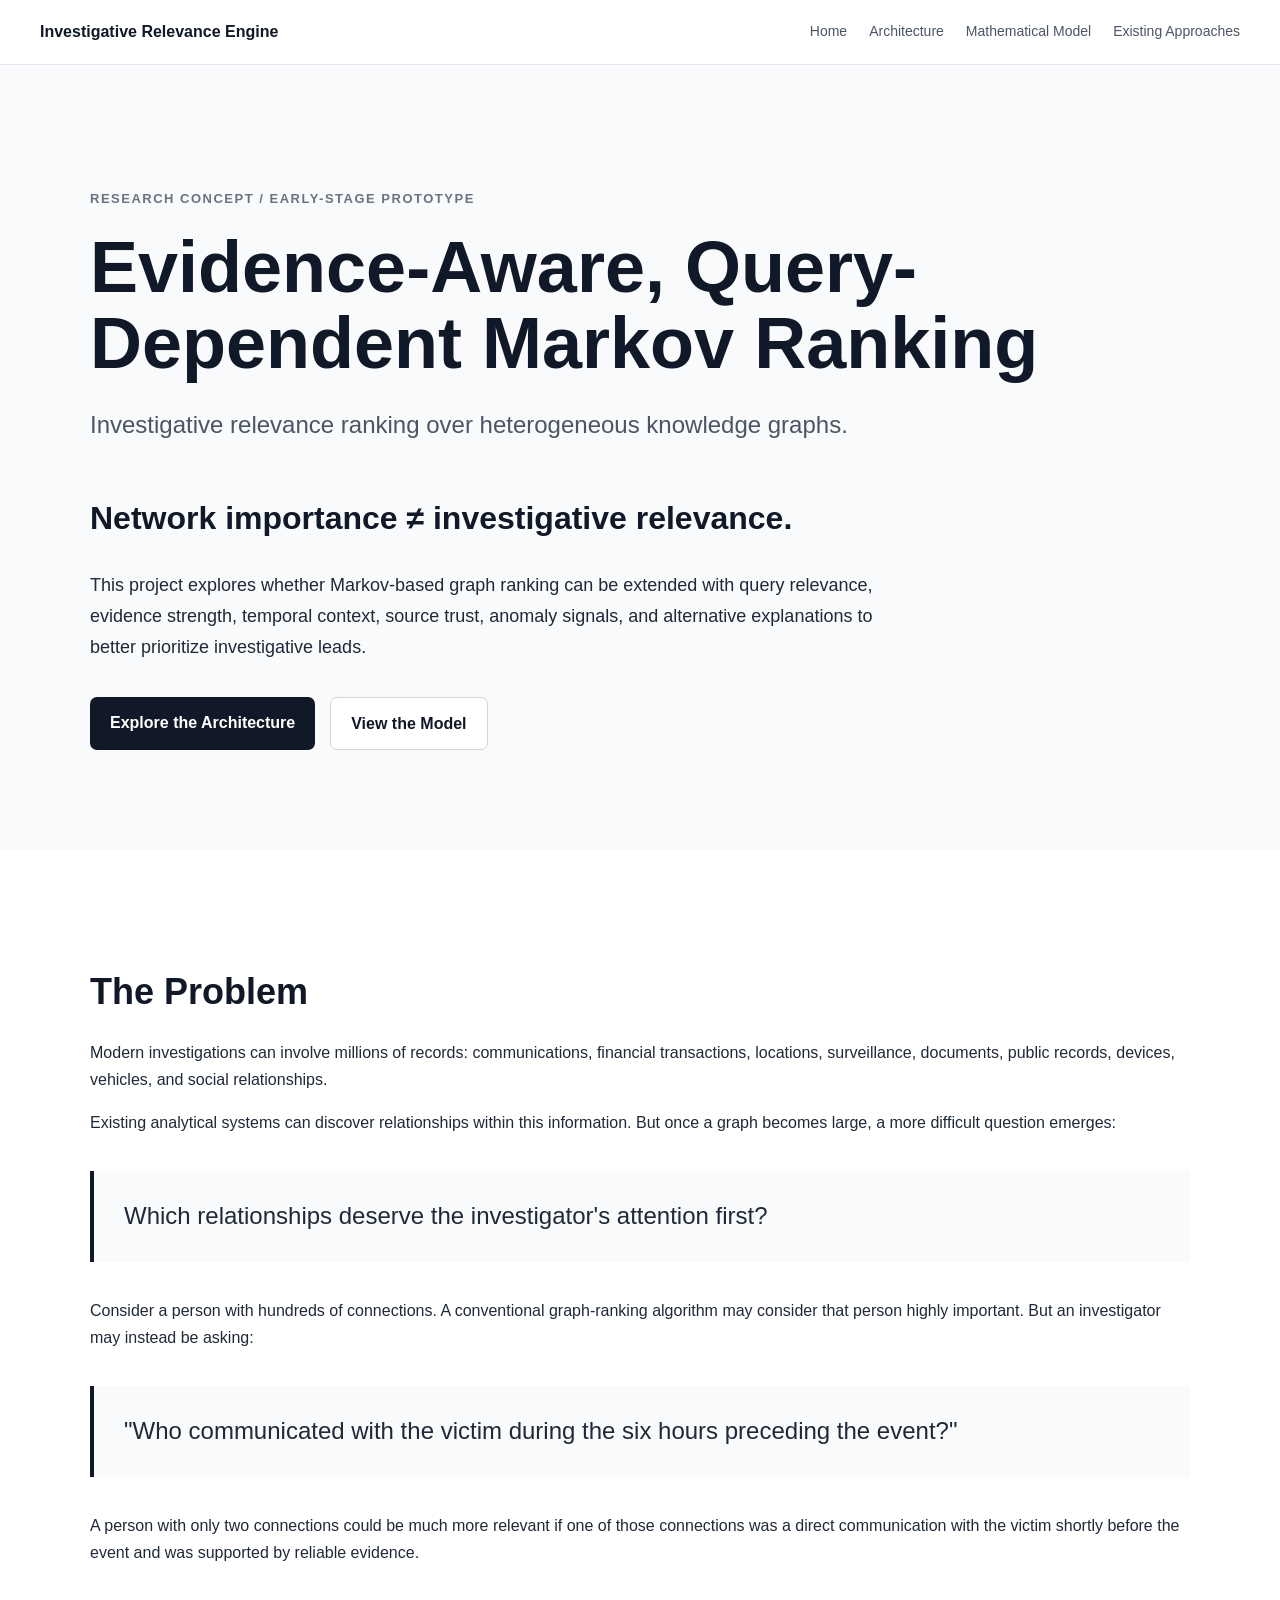
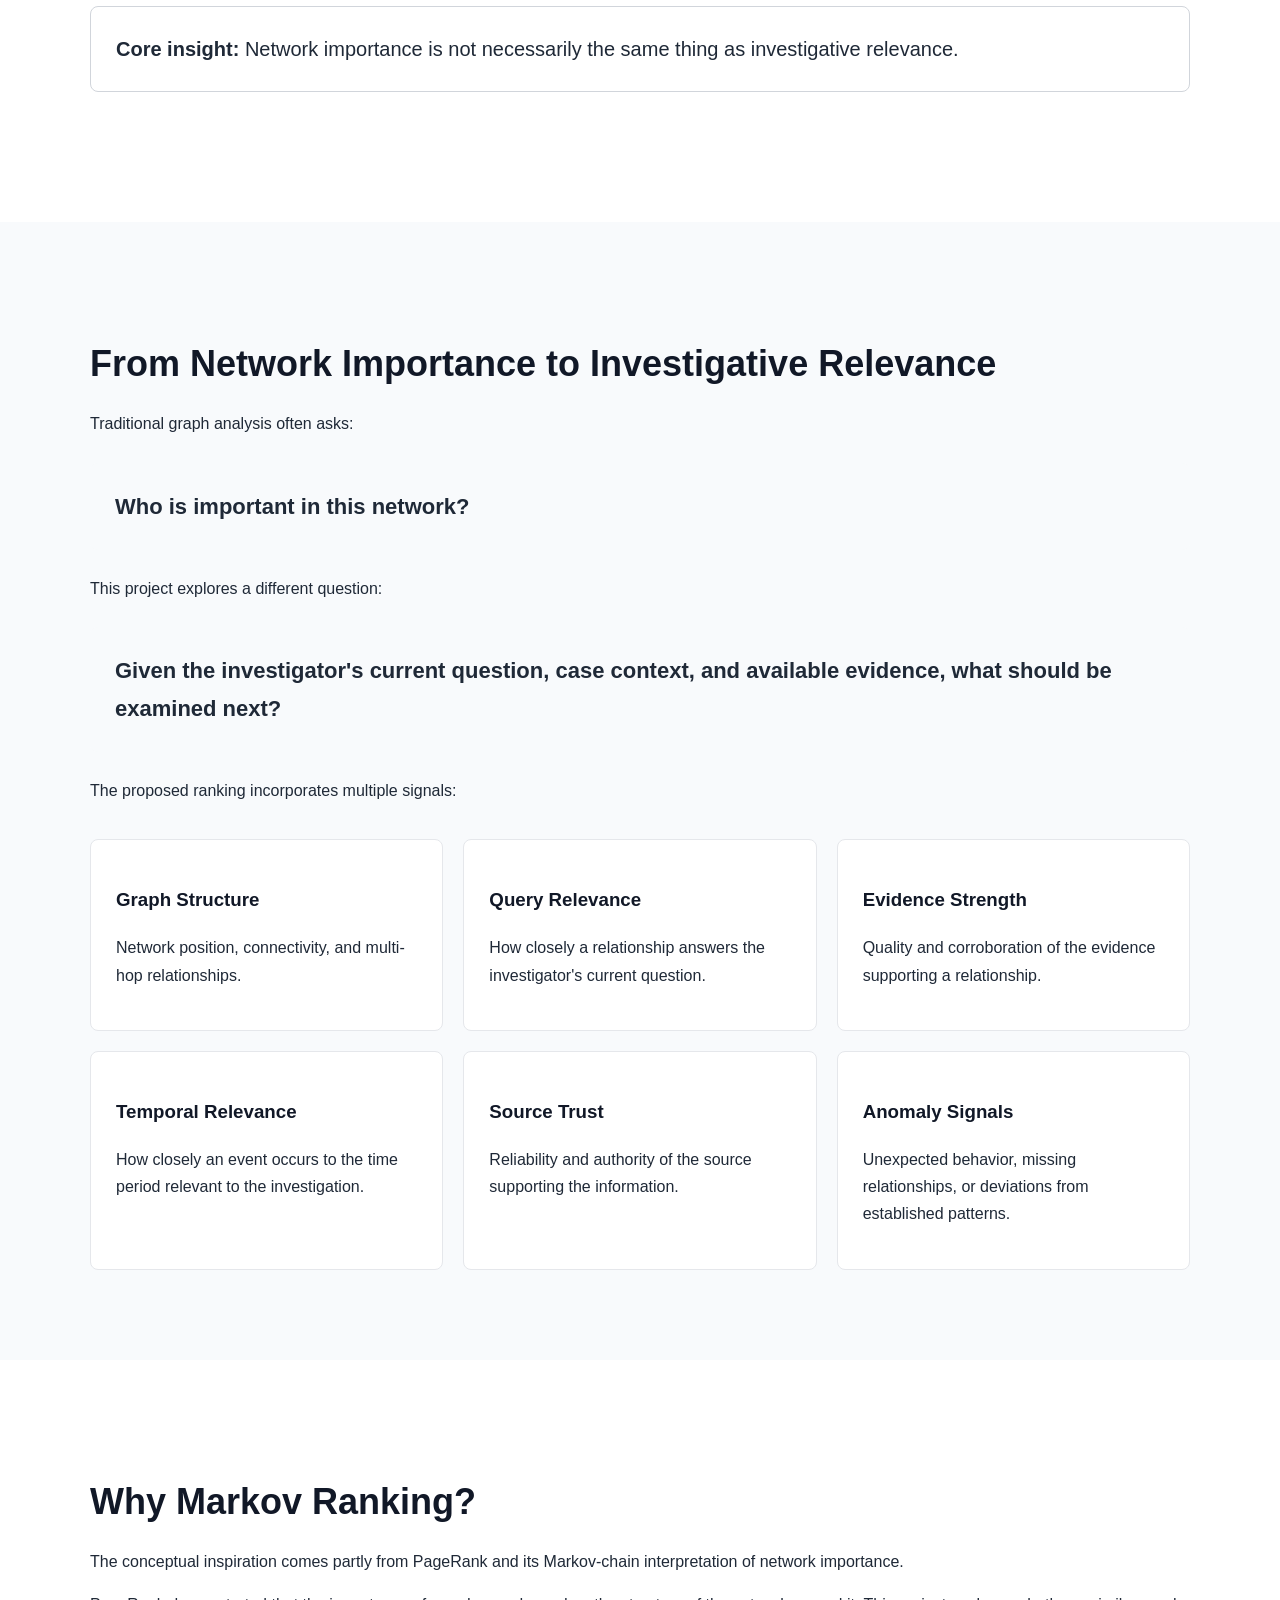
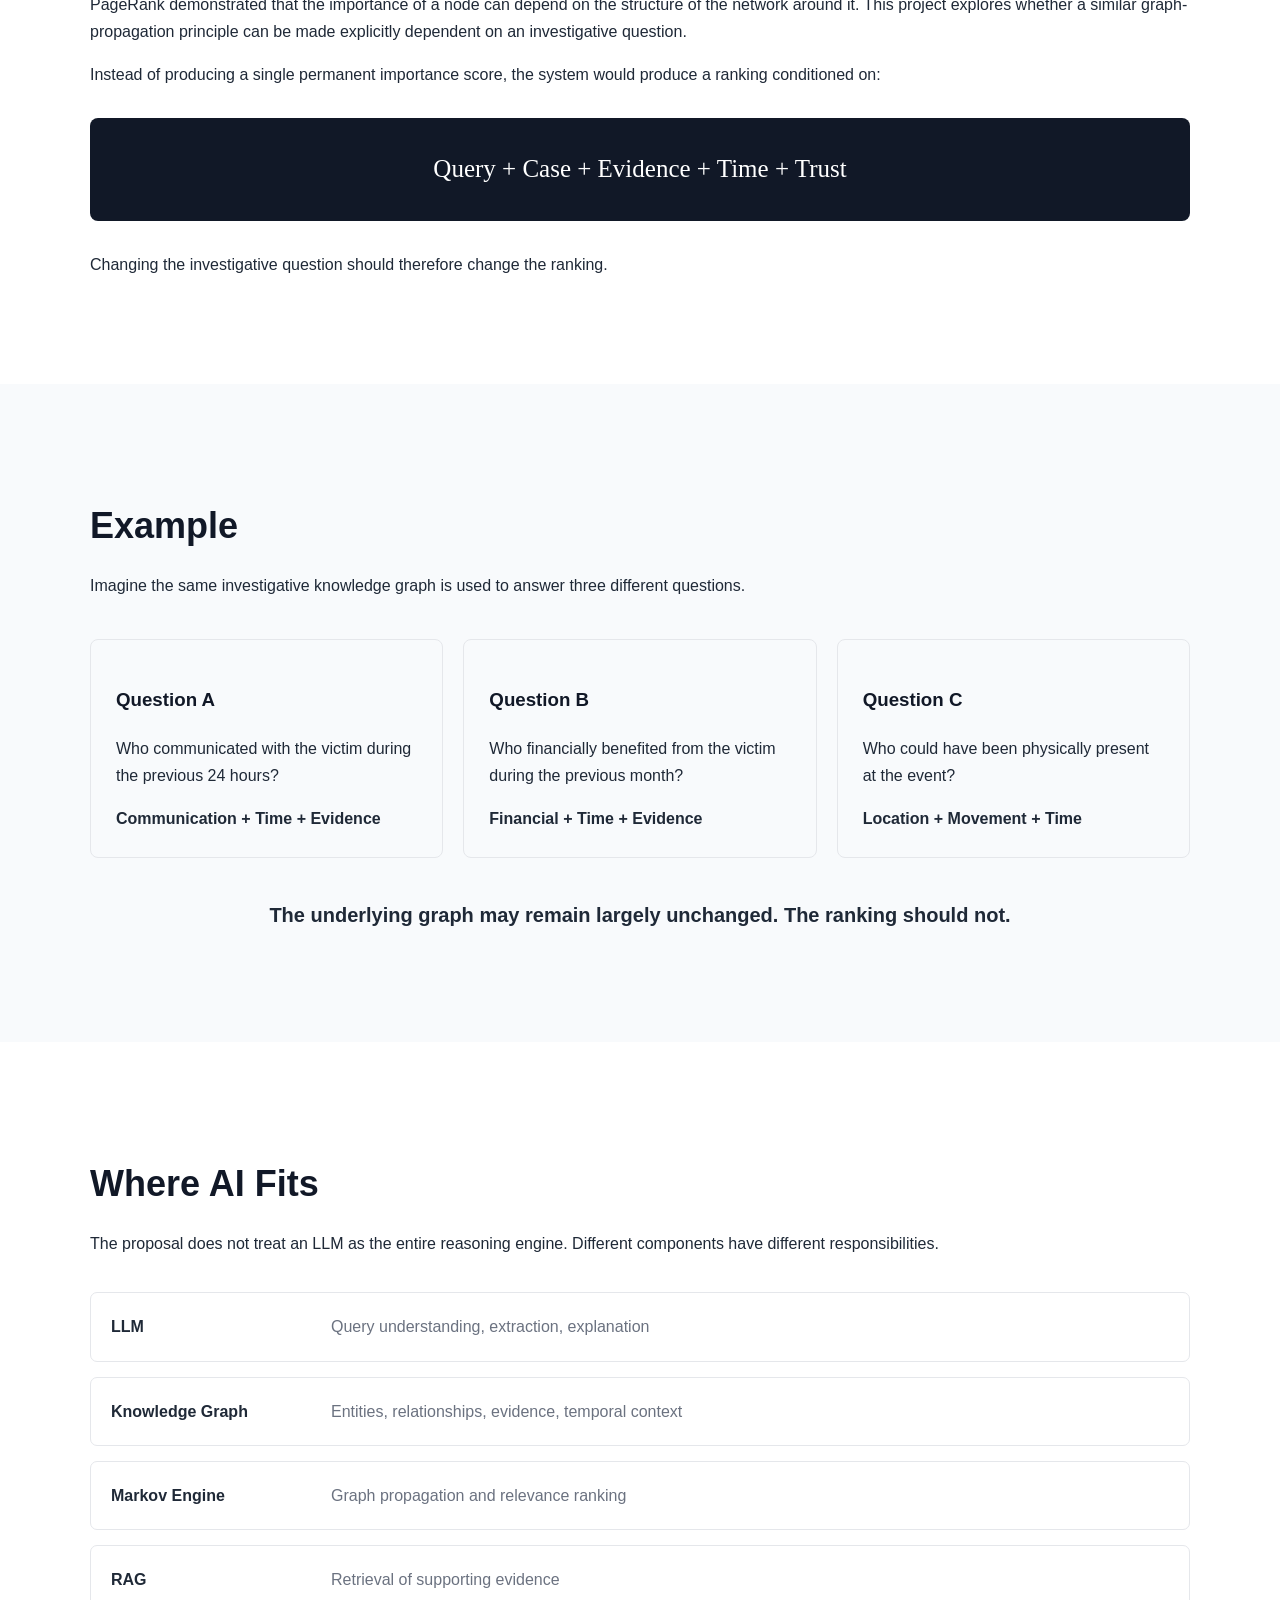
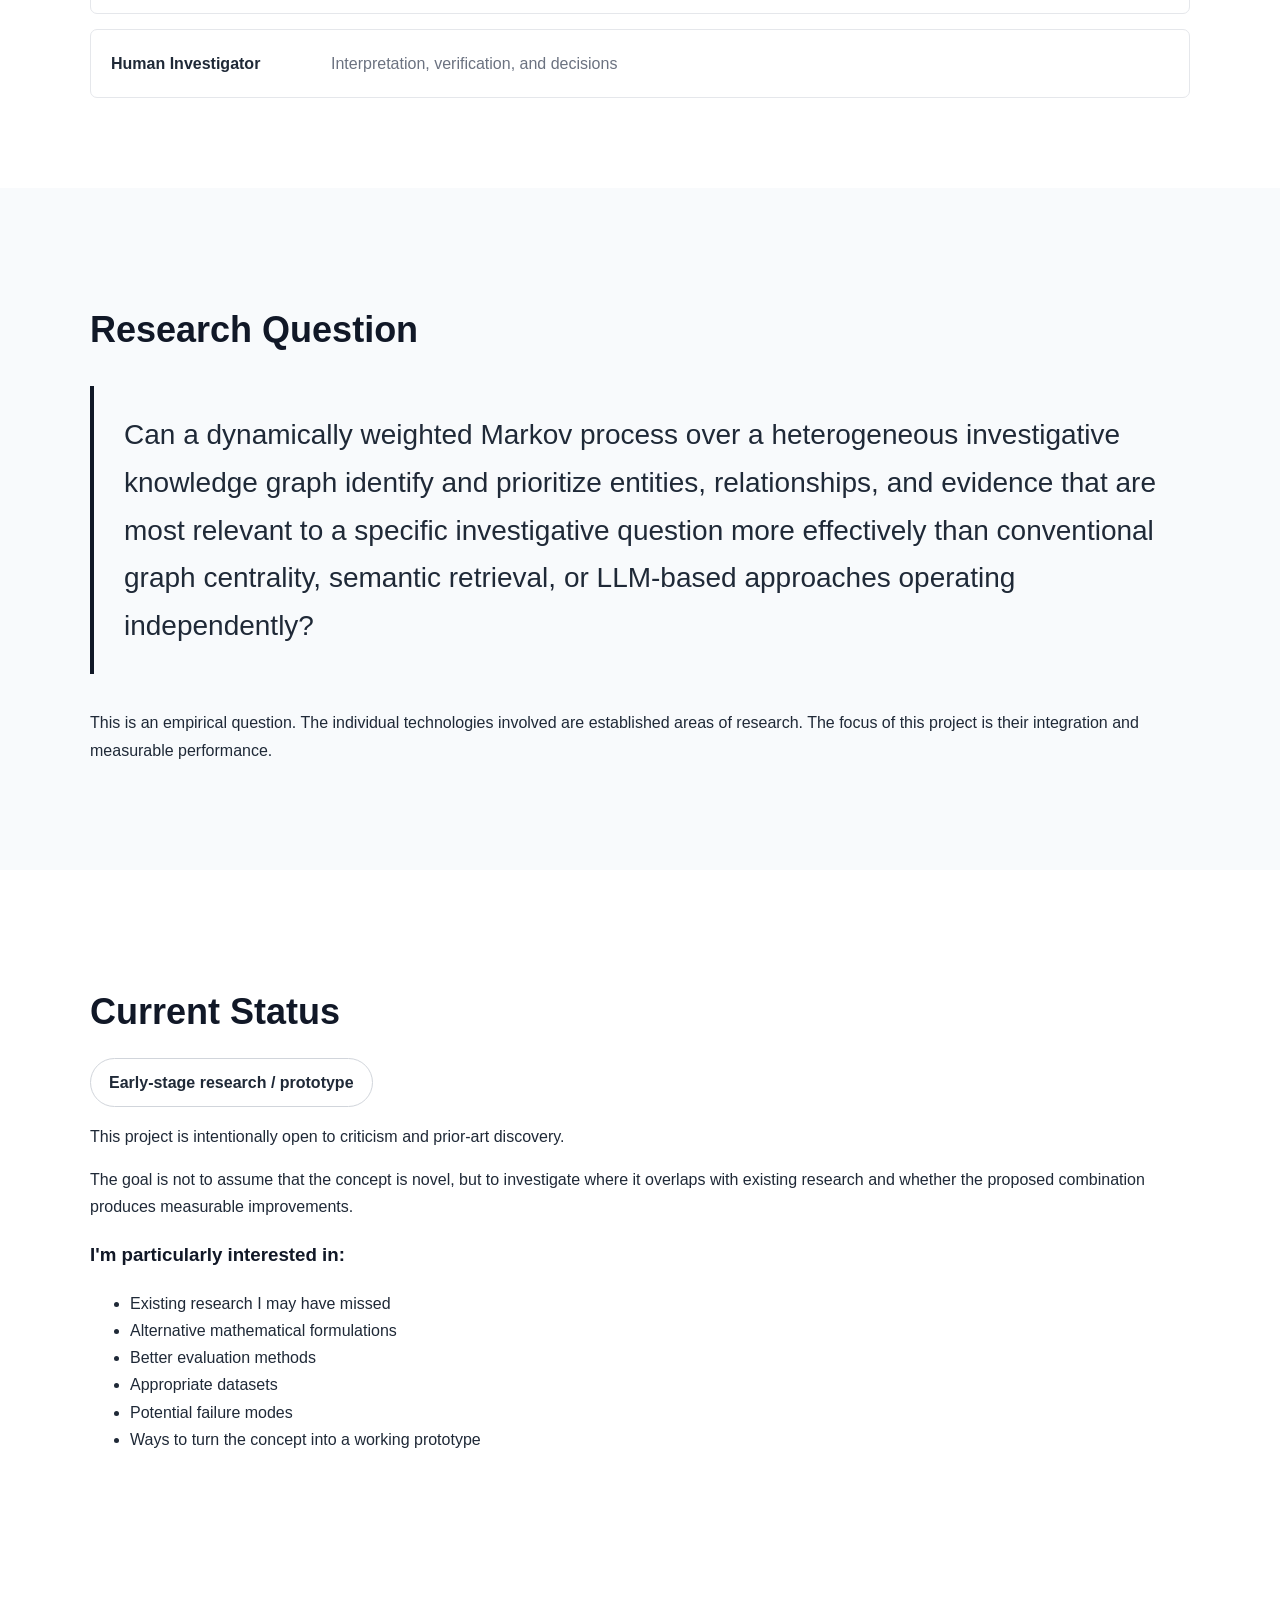
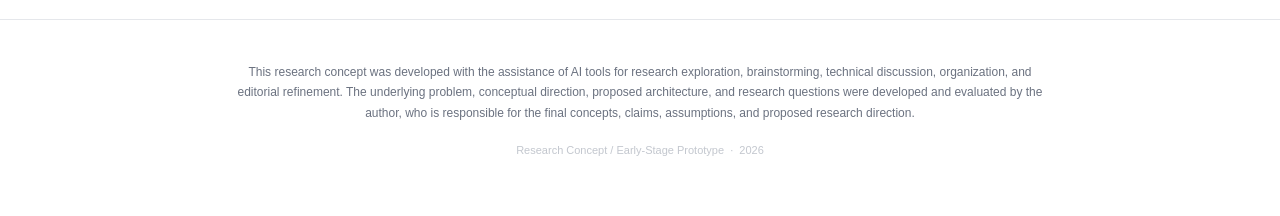
<file: index.html>
<!DOCTYPE html>

<html lang="en">
<head>
    <!-- Google tag (gtag.js) -->
    <script async src="https://www.googletagmanager.com/gtag/js?id=G-MX584YTGG1"></script>
    <script>
        window.dataLayer = window.dataLayer || [];
        function gtag(){dataLayer.push(arguments);}
        gtag('js', new Date());

        gtag('config', 'G-MX584YTGG1');
    </script>

    <meta charset="UTF-8">
    <meta name="viewport" content="width=device-width, initial-scale=1.0">
    <title>Investigative Relevance Engine</title>
    <link rel="stylesheet" href="style.css">
</head>

<body>

<nav>
    <div class="nav-container">
        <a href="index.html" class="logo">Investigative Relevance Engine</a>
        <div class="nav-links">
            <a href="index.html">Home</a>
            <a href="architecture.html">Architecture</a>
            <a href="model.html">Mathematical Model</a>
            <a href="existing-approaches.html">Existing Approaches</a>
        </div>
    </div>
</nav>

<header class="hero">
    <div class="container">
        <p class="eyebrow">RESEARCH CONCEPT / EARLY-STAGE PROTOTYPE</p>

    <h1>Evidence-Aware, Query-Dependent Markov Ranking</h1>

    <p class="subtitle">
        Investigative relevance ranking over heterogeneous knowledge graphs.
    </p>

    <div class="hero-statement">
        Network importance ≠ investigative relevance.
    </div>

    <p class="hero-description">
        This project explores whether Markov-based graph ranking can be
        extended with query relevance, evidence strength, temporal context,
        source trust, anomaly signals, and alternative explanations to
        better prioritize investigative leads.
    </p>

    <div class="buttons">
        <a href="architecture.html" class="button">Explore the Architecture</a>
        <a href="model.html" class="button secondary">View the Model</a>
    </div>
</div>


</header>

<main>

<section>
    <div class="container">


    <h2>The Problem</h2>

    <p>
        Modern investigations can involve millions of records:
        communications, financial transactions, locations, surveillance,
        documents, public records, devices, vehicles, and social
        relationships.
    </p>

    <p>
        Existing analytical systems can discover relationships within
        this information. But once a graph becomes large, a more difficult
        question emerges:
    </p>

    <blockquote>
        Which relationships deserve the investigator's attention first?
    </blockquote>

    <p>
        Consider a person with hundreds of connections. A conventional
        graph-ranking algorithm may consider that person highly important.
        But an investigator may instead be asking:
    </p>

    <blockquote>
        "Who communicated with the victim during the six hours preceding
        the event?"
    </blockquote>

    <p>
        A person with only two connections could be much more relevant if
        one of those connections was a direct communication with the
        victim shortly before the event and was supported by reliable
        evidence.
    </p>

    <div class="insight">
        <strong>Core insight:</strong>
        Network importance is not necessarily the same thing as
        investigative relevance.
    </div>

</div>


</section>

<section class="alt">
    <div class="container">


    <h2>From Network Importance to Investigative Relevance</h2>

    <p>
        Traditional graph analysis often asks:
    </p>

    <div class="question">
        Who is important in this network?
    </div>

    <p>
        This project explores a different question:
    </p>

    <div class="question">
        Given the investigator's current question, case context, and
        available evidence, what should be examined next?
    </div>

    <p>
        The proposed ranking incorporates multiple signals:
    </p>

    <div class="cards">

        <div class="card">
            <h3>Graph Structure</h3>
            <p>
                Network position, connectivity, and multi-hop relationships.
            </p>
        </div>

        <div class="card">
            <h3>Query Relevance</h3>
            <p>
                How closely a relationship answers the investigator's
                current question.
            </p>
        </div>

        <div class="card">
            <h3>Evidence Strength</h3>
            <p>
                Quality and corroboration of the evidence supporting a
                relationship.
            </p>
        </div>

        <div class="card">
            <h3>Temporal Relevance</h3>
            <p>
                How closely an event occurs to the time period relevant
                to the investigation.
            </p>
        </div>

        <div class="card">
            <h3>Source Trust</h3>
            <p>
                Reliability and authority of the source supporting the
                information.
            </p>
        </div>

        <div class="card">
            <h3>Anomaly Signals</h3>
            <p>
                Unexpected behavior, missing relationships, or deviations
                from established patterns.
            </p>
        </div>

    </div>

</div>


</section>

<section>
    <div class="container">


    <h2>Why Markov Ranking?</h2>

    <p>
        The conceptual inspiration comes partly from PageRank and its
        Markov-chain interpretation of network importance.
    </p>

    <p>
        PageRank demonstrated that the importance of a node can depend
        on the structure of the network around it. This project explores
        whether a similar graph-propagation principle can be made
        explicitly dependent on an investigative question.
    </p>

    <p>
        Instead of producing a single permanent importance score, the
        system would produce a ranking conditioned on:
    </p>

    <div class="formula">
        Query + Case + Evidence + Time + Trust
    </div>

    <p>
        Changing the investigative question should therefore change the
        ranking.
    </p>

</div>


</section>

<section class="alt">
    <div class="container">


    <h2>Example</h2>

    <p>
        Imagine the same investigative knowledge graph is used to answer
        three different questions.
    </p>

    <div class="example-grid">

        <div class="example">
            <h3>Question A</h3>
            <p>
                Who communicated with the victim during the previous
                24 hours?
            </p>
            <strong>Communication + Time + Evidence</strong>
        </div>

        <div class="example">
            <h3>Question B</h3>
            <p>
                Who financially benefited from the victim during the
                previous month?
            </p>
            <strong>Financial + Time + Evidence</strong>
        </div>

        <div class="example">
            <h3>Question C</h3>
            <p>
                Who could have been physically present at the event?
            </p>
            <strong>Location + Movement + Time</strong>
        </div>

    </div>

    <p class="center-text">
        The underlying graph may remain largely unchanged.
        The ranking should not.
    </p>

</div>


</section>

<section>
    <div class="container">


    <h2>Where AI Fits</h2>

    <p>
        The proposal does not treat an LLM as the entire reasoning engine.
        Different components have different responsibilities.
    </p>

    <div class="architecture-mini">

        <div>
            <strong>LLM</strong>
            <span>Query understanding, extraction, explanation</span>
        </div>

        <div>
            <strong>Knowledge Graph</strong>
            <span>Entities, relationships, evidence, temporal context</span>
        </div>

        <div>
            <strong>Markov Engine</strong>
            <span>Graph propagation and relevance ranking</span>
        </div>

        <div>
            <strong>RAG</strong>
            <span>Retrieval of supporting evidence</span>
        </div>

        <div>
            <strong>Human Investigator</strong>
            <span>Interpretation, verification, and decisions</span>
        </div>

    </div>

</div>


</section>

<section class="alt">
    <div class="container">


    <h2>Research Question</h2>

    <blockquote class="large">
        Can a dynamically weighted Markov process over a heterogeneous
        investigative knowledge graph identify and prioritize entities,
        relationships, and evidence that are most relevant to a specific
        investigative question more effectively than conventional graph
        centrality, semantic retrieval, or LLM-based approaches operating
        independently?
    </blockquote>

    <p>
        This is an empirical question. The individual technologies involved
        are established areas of research. The focus of this project is
        their integration and measurable performance.
    </p>

</div>


</section>

<section>
    <div class="container">


    <h2>Current Status</h2>

    <div class="status">
        <span>Early-stage research / prototype</span>
    </div>

    <p>
        This project is intentionally open to criticism and prior-art
        discovery.
    </p>

    <p>
        The goal is not to assume that the concept is novel, but to
        investigate where it overlaps with existing research and whether
        the proposed combination produces measurable improvements.
    </p>

    <h3>I'm particularly interested in:</h3>

    <ul>
        <li>Existing research I may have missed</li>
        <li>Alternative mathematical formulations</li>
        <li>Better evaluation methods</li>
        <li>Appropriate datasets</li>
        <li>Potential failure modes</li>
        <li>Ways to turn the concept into a working prototype</li>
    </ul>

</div>


</section>

</main>

<footer class="site-footer">
  <div class="footer-content">
    <!-- <div class="footer-divider"></div> -->

    <p class="footer-disclosure">
      This research concept was developed with the assistance of AI tools
      for research exploration, brainstorming, technical discussion,
      organization, and editorial refinement. The underlying problem,
      conceptual direction, proposed architecture, and research questions
      were developed and evaluated by the author, who is responsible for
      the final concepts, claims, assumptions, and proposed research
      direction.
    </p>

    <p class="footer-meta">
      Research Concept / Early-Stage Prototype &nbsp;·&nbsp; 2026
    </p>
  </div>
</footer>

</body>
</html>
</file>
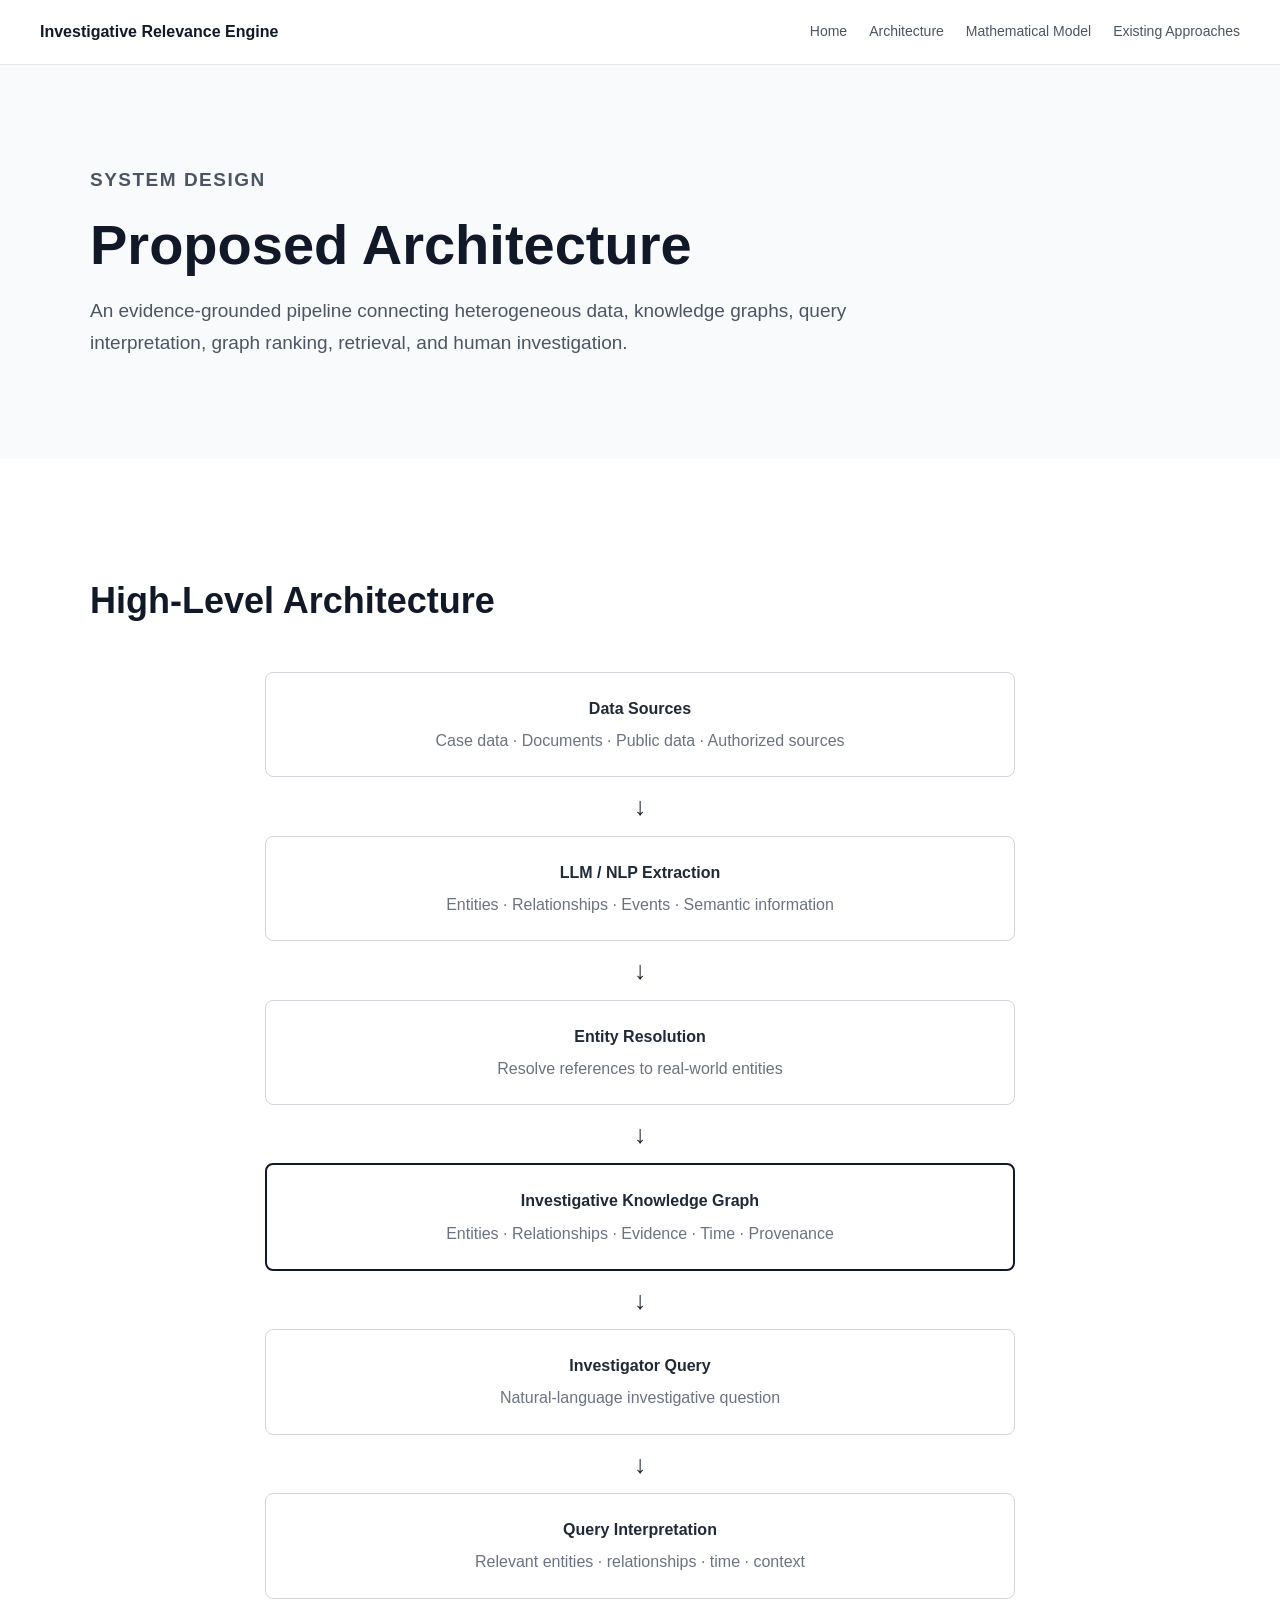
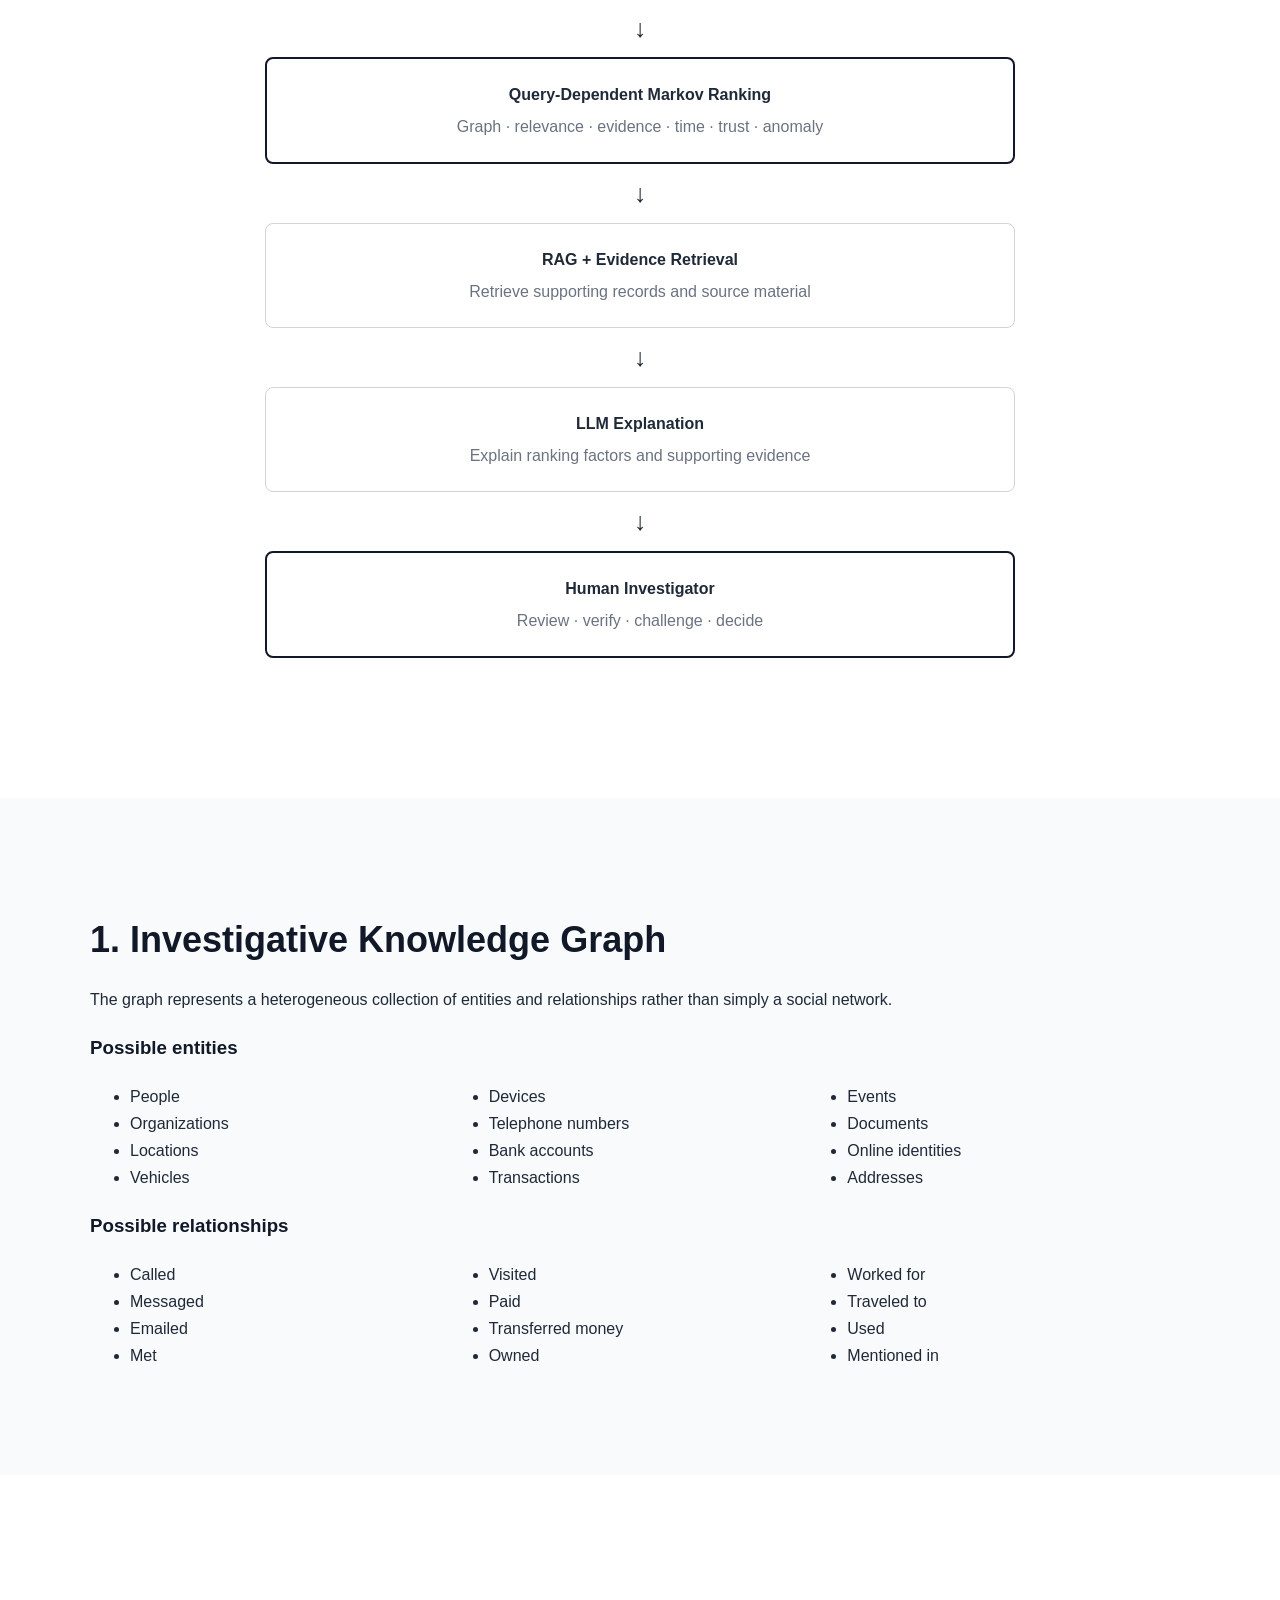
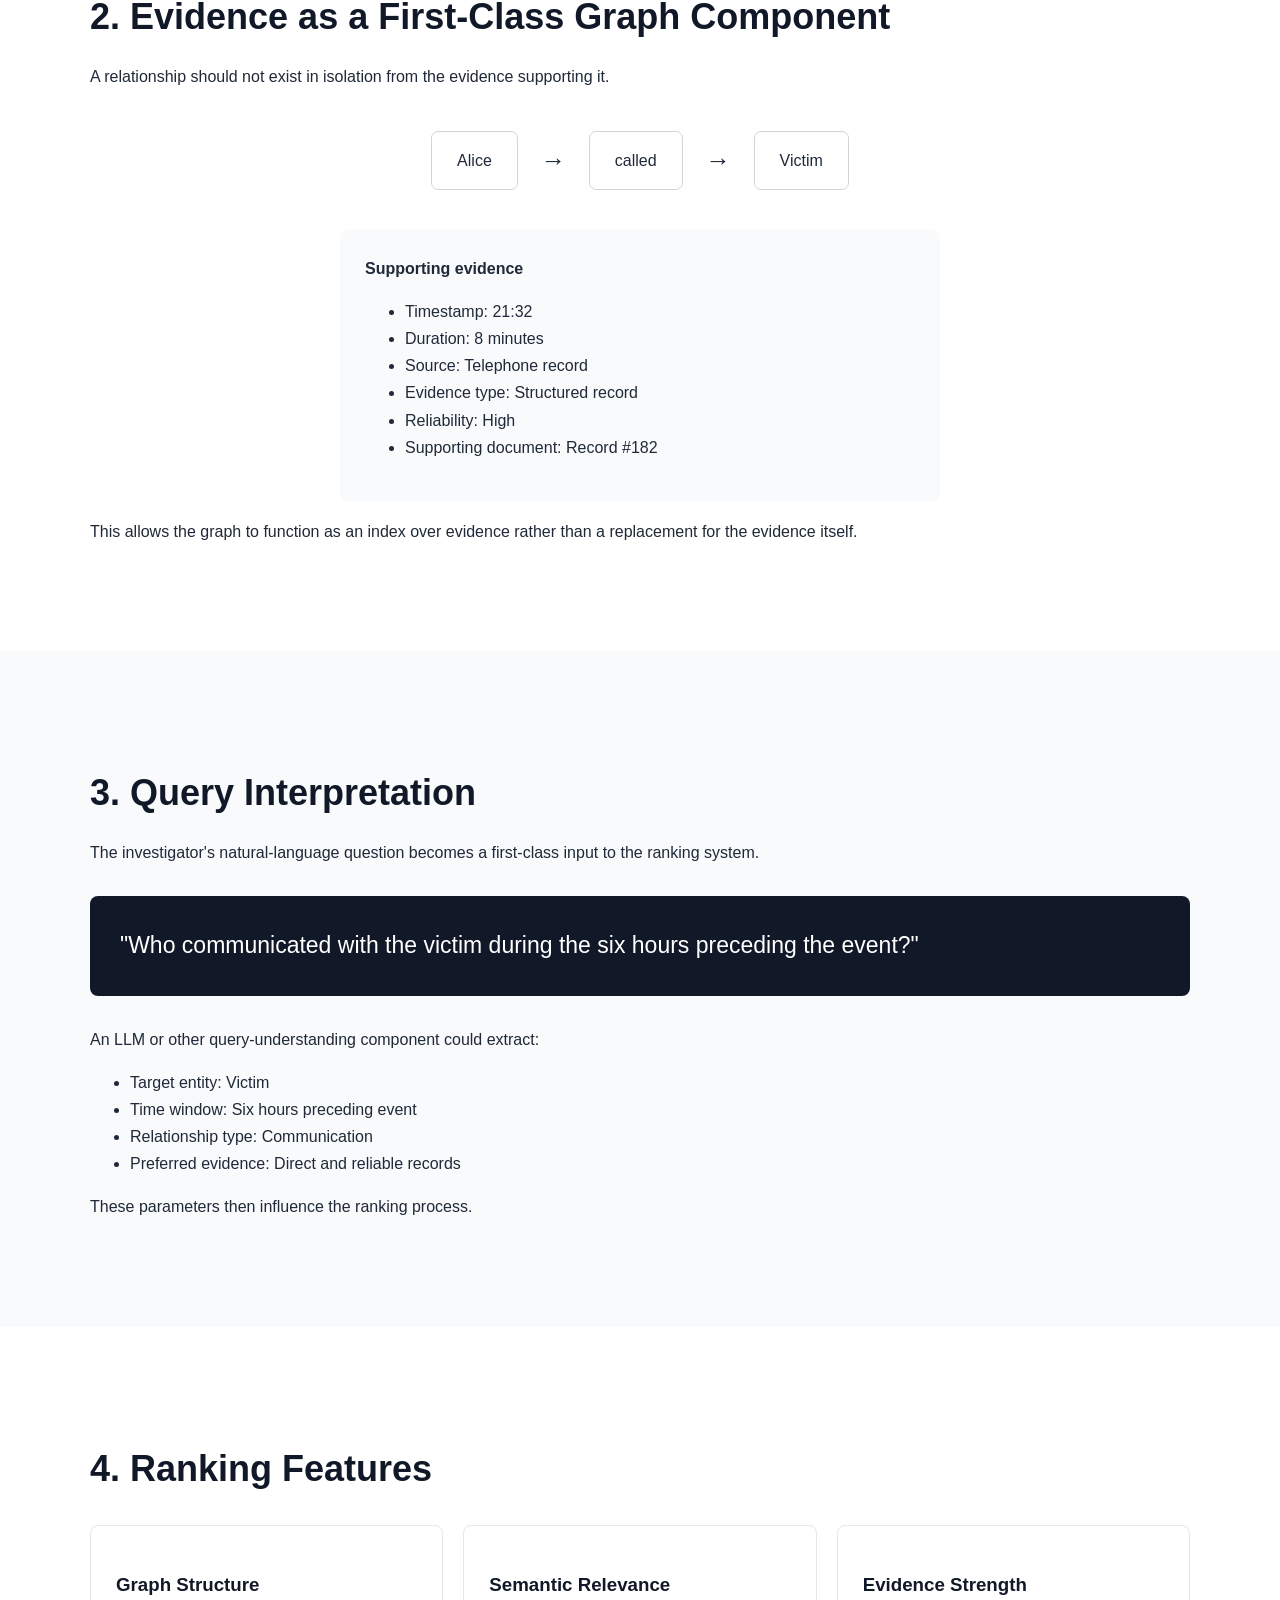
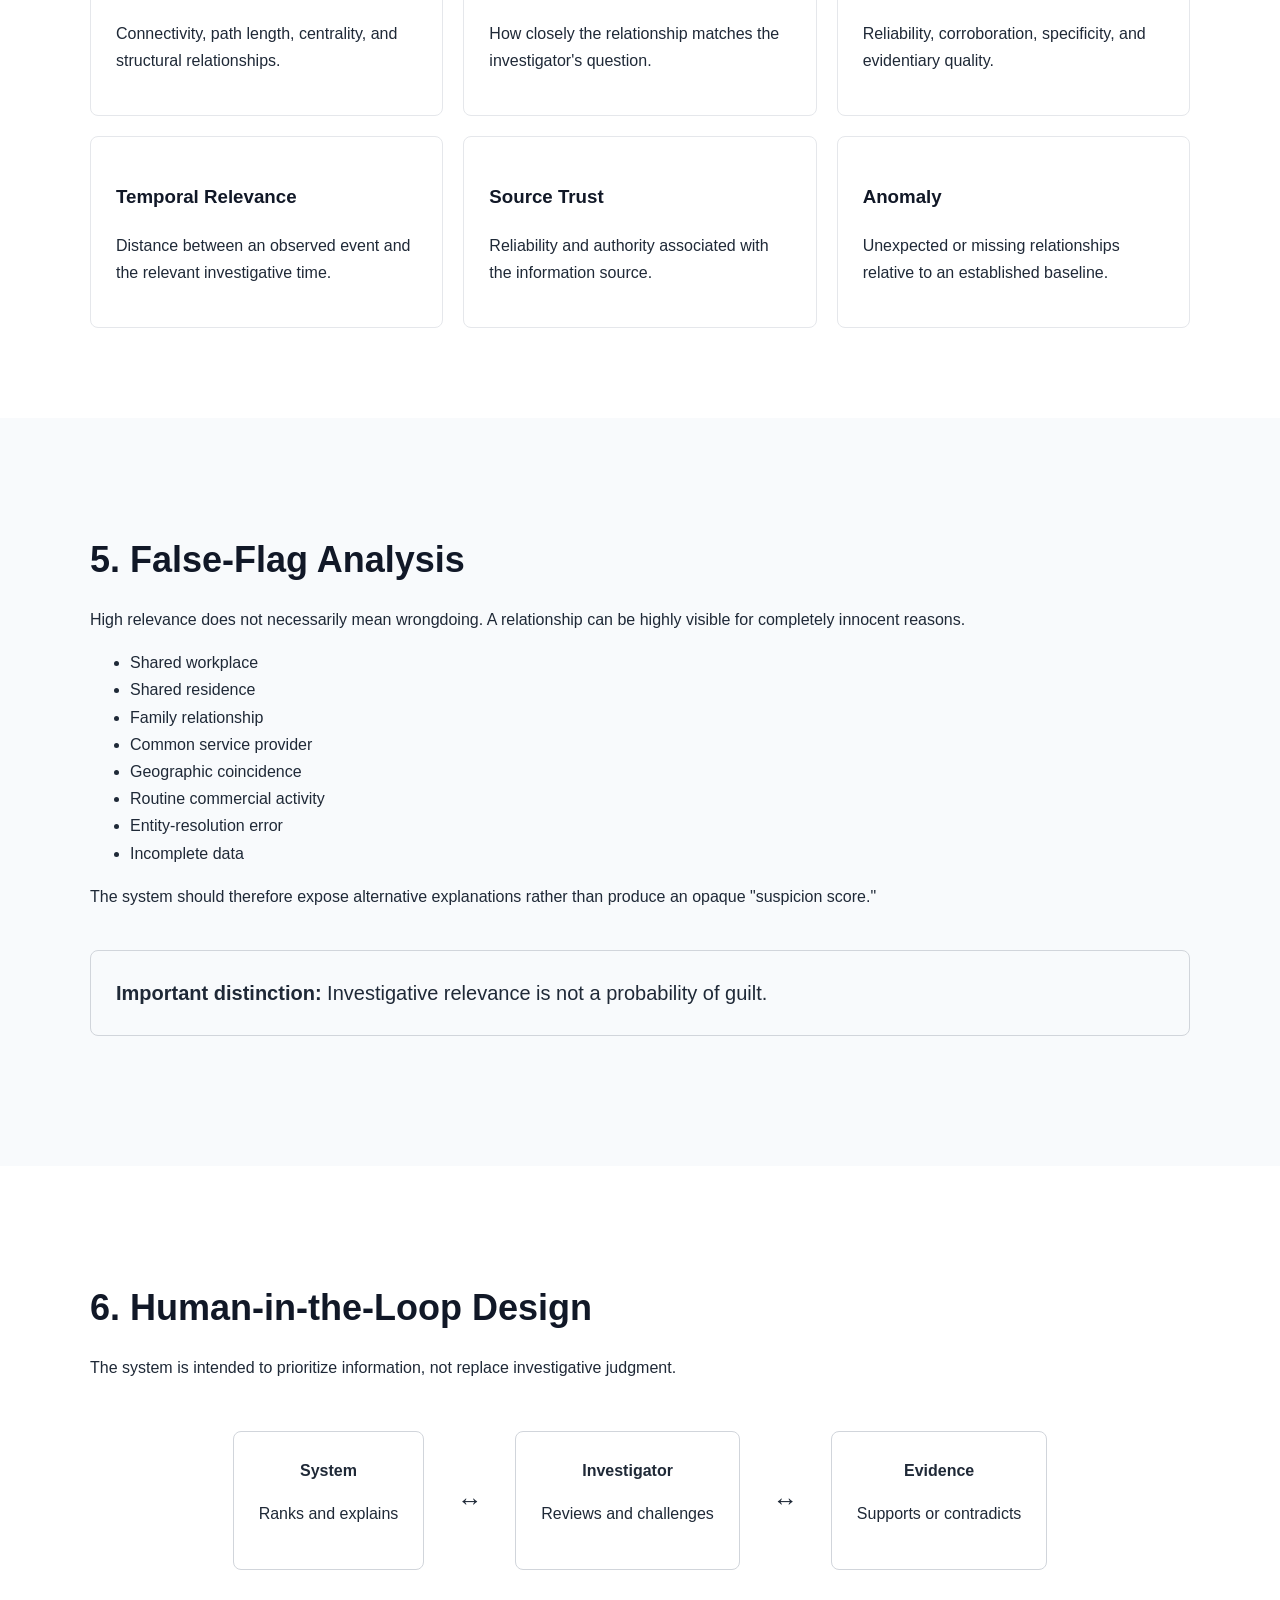
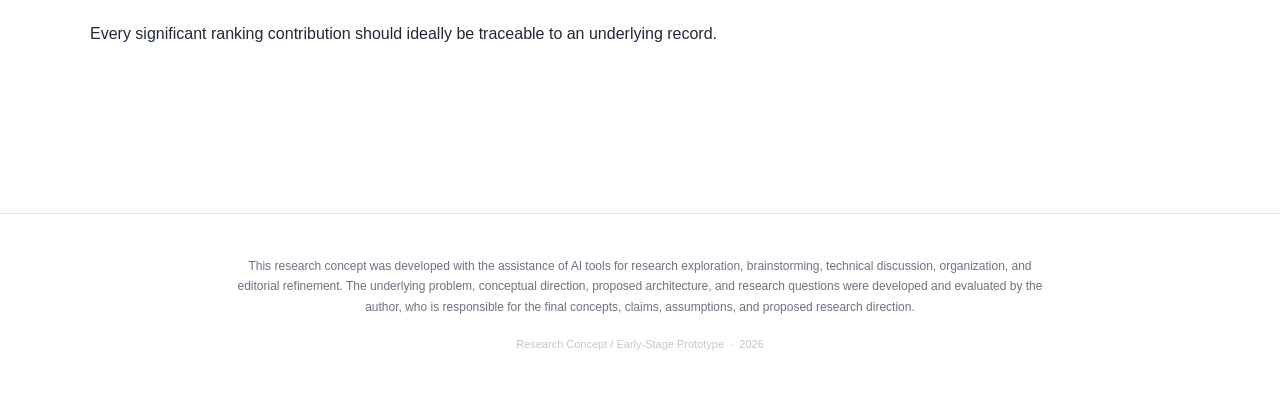
<file: architecture.html>
<!DOCTYPE html>

<html lang="en">
<head>
    <!-- Google tag (gtag.js) -->
    <script async src="https://www.googletagmanager.com/gtag/js?id=G-MX584YTGG1"></script>
    <script>
        window.dataLayer = window.dataLayer || [];
        function gtag(){dataLayer.push(arguments);}
        gtag('js', new Date());

        gtag('config', 'G-MX584YTGG1');
    </script>


    <meta charset="UTF-8">
    <meta name="viewport" content="width=device-width, initial-scale=1.0">
    <title>Architecture | Investigative Relevance Engine</title>
    <link rel="stylesheet" href="style.css">
</head>

<body>

<nav>
    <div class="nav-container">
        <a href="index.html" class="logo">Investigative Relevance Engine</a>
        <div class="nav-links">
            <a href="index.html">Home</a>
            <a href="architecture.html">Architecture</a>
            <a href="model.html">Mathematical Model</a>
            <a href="existing-approaches.html">Existing Approaches</a>
        </div>
    </div>
</nav>

<header class="page-header">
    <div class="container">
        <p class="eyebrow">SYSTEM DESIGN</p>
        <h1>Proposed Architecture</h1>
        <p>
            An evidence-grounded pipeline connecting heterogeneous data,
            knowledge graphs, query interpretation, graph ranking, retrieval,
            and human investigation.
        </p>
    </div>
</header>

<main>

<section>
<div class="container">

<h2>High-Level Architecture</h2>

<div class="diagram">


<div class="diagram-box">
    <strong>Data Sources</strong>
    <span>Case data · Documents · Public data · Authorized sources</span>
</div>

<div class="arrow">↓</div>

<div class="diagram-box">
    <strong>LLM / NLP Extraction</strong>
    <span>Entities · Relationships · Events · Semantic information</span>
</div>

<div class="arrow">↓</div>

<div class="diagram-box">
    <strong>Entity Resolution</strong>
    <span>Resolve references to real-world entities</span>
</div>

<div class="arrow">↓</div>

<div class="diagram-box highlight">
    <strong>Investigative Knowledge Graph</strong>
    <span>Entities · Relationships · Evidence · Time · Provenance</span>
</div>

<div class="arrow">↓</div>

<div class="diagram-box">
    <strong>Investigator Query</strong>
    <span>Natural-language investigative question</span>
</div>

<div class="arrow">↓</div>

<div class="diagram-box">
    <strong>Query Interpretation</strong>
    <span>Relevant entities · relationships · time · context</span>
</div>

<div class="arrow">↓</div>

<div class="diagram-box highlight">
    <strong>Query-Dependent Markov Ranking</strong>
    <span>Graph · relevance · evidence · time · trust · anomaly</span>
</div>

<div class="arrow">↓</div>

<div class="diagram-box">
    <strong>RAG + Evidence Retrieval</strong>
    <span>Retrieve supporting records and source material</span>
</div>

<div class="arrow">↓</div>

<div class="diagram-box">
    <strong>LLM Explanation</strong>
    <span>Explain ranking factors and supporting evidence</span>
</div>

<div class="arrow">↓</div>

<div class="diagram-box highlight">
    <strong>Human Investigator</strong>
    <span>Review · verify · challenge · decide</span>
</div>


</div>

</div>
</section>

<section class="alt">
<div class="container">

<h2>1. Investigative Knowledge Graph</h2>

<p>
The graph represents a heterogeneous collection of entities and
relationships rather than simply a social network.
</p>

<h3>Possible entities</h3>

<ul class="columns">
    <li>People</li>
    <li>Organizations</li>
    <li>Locations</li>
    <li>Vehicles</li>
    <li>Devices</li>
    <li>Telephone numbers</li>
    <li>Bank accounts</li>
    <li>Transactions</li>
    <li>Events</li>
    <li>Documents</li>
    <li>Online identities</li>
    <li>Addresses</li>
</ul>

<h3>Possible relationships</h3>

<ul class="columns">
    <li>Called</li>
    <li>Messaged</li>
    <li>Emailed</li>
    <li>Met</li>
    <li>Visited</li>
    <li>Paid</li>
    <li>Transferred money</li>
    <li>Owned</li>
    <li>Worked for</li>
    <li>Traveled to</li>
    <li>Used</li>
    <li>Mentioned in</li>
</ul>

</div>
</section>

<section>
<div class="container">

<h2>2. Evidence as a First-Class Graph Component</h2>

<p>
A relationship should not exist in isolation from the evidence supporting it.
</p>

<div class="evidence-example">


<div class="entity">Alice</div>
<div class="arrow">→</div>
<div class="relationship">called</div>
<div class="arrow">→</div>
<div class="entity">Victim</div>


</div>

<div class="evidence-details">

<strong>Supporting evidence</strong>

<ul>
    <li>Timestamp: 21:32</li>
    <li>Duration: 8 minutes</li>
    <li>Source: Telephone record</li>
    <li>Evidence type: Structured record</li>
    <li>Reliability: High</li>
    <li>Supporting document: Record #182</li>
</ul>

</div>

<p>
This allows the graph to function as an index over evidence rather than
a replacement for the evidence itself.
</p>

</div>
</section>

<section class="alt">
<div class="container">

<h2>3. Query Interpretation</h2>

<p>
The investigator's natural-language question becomes a first-class input
to the ranking system.
</p>

<div class="query-box">
    "Who communicated with the victim during the six hours preceding the event?"
</div>

<p>
An LLM or other query-understanding component could extract:
</p>

<ul>
    <li>Target entity: Victim</li>
    <li>Time window: Six hours preceding event</li>
    <li>Relationship type: Communication</li>
    <li>Preferred evidence: Direct and reliable records</li>
</ul>

<p>
These parameters then influence the ranking process.
</p>

</div>
</section>

<section>
<div class="container">

<h2>4. Ranking Features</h2>

<div class="cards">

<div class="card">
<h3>Graph Structure</h3>
<p>
Connectivity, path length, centrality, and structural relationships.
</p>
</div>

<div class="card">
<h3>Semantic Relevance</h3>
<p>
How closely the relationship matches the investigator's question.
</p>
</div>

<div class="card">
<h3>Evidence Strength</h3>
<p>
Reliability, corroboration, specificity, and evidentiary quality.
</p>
</div>

<div class="card">
<h3>Temporal Relevance</h3>
<p>
Distance between an observed event and the relevant investigative time.
</p>
</div>

<div class="card">
<h3>Source Trust</h3>
<p>
Reliability and authority associated with the information source.
</p>
</div>

<div class="card">
<h3>Anomaly</h3>
<p>
Unexpected or missing relationships relative to an established baseline.
</p>
</div>

</div>

</div>
</section>

<section class="alt">
<div class="container">

<h2>5. False-Flag Analysis</h2>

<p>
High relevance does not necessarily mean wrongdoing.
A relationship can be highly visible for completely innocent reasons.
</p>

<ul>
    <li>Shared workplace</li>
    <li>Shared residence</li>
    <li>Family relationship</li>
    <li>Common service provider</li>
    <li>Geographic coincidence</li>
    <li>Routine commercial activity</li>
    <li>Entity-resolution error</li>
    <li>Incomplete data</li>
</ul>

<p>
The system should therefore expose alternative explanations rather than
produce an opaque "suspicion score."
</p>

<div class="insight">
<strong>Important distinction:</strong>
Investigative relevance is not a probability of guilt.
</div>

</div>
</section>

<section>
<div class="container">

<h2>6. Human-in-the-Loop Design</h2>

<p>
The system is intended to prioritize information, not replace investigative
judgment.
</p>

<div class="human-loop">

<div>
<strong>System</strong>
<p>Ranks and explains</p>
</div>

<div class="arrow">↔</div>

<div>
<strong>Investigator</strong>
<p>Reviews and challenges</p>
</div>

<div class="arrow">↔</div>

<div>
<strong>Evidence</strong>
<p>Supports or contradicts</p>
</div>

</div>

<p>
Every significant ranking contribution should ideally be traceable to an
underlying record.
</p>

</div>
</section>

</main>

<footer class="site-footer">
  <div class="footer-content">
    <!-- <div class="footer-divider"></div> -->

    <p class="footer-disclosure">
      This research concept was developed with the assistance of AI tools
      for research exploration, brainstorming, technical discussion,
      organization, and editorial refinement. The underlying problem,
      conceptual direction, proposed architecture, and research questions
      were developed and evaluated by the author, who is responsible for
      the final concepts, claims, assumptions, and proposed research
      direction.
    </p>

    <p class="footer-meta">
      Research Concept / Early-Stage Prototype &nbsp;·&nbsp; 2026
    </p>
  </div>
</footer>

</body>
</html>
</file>
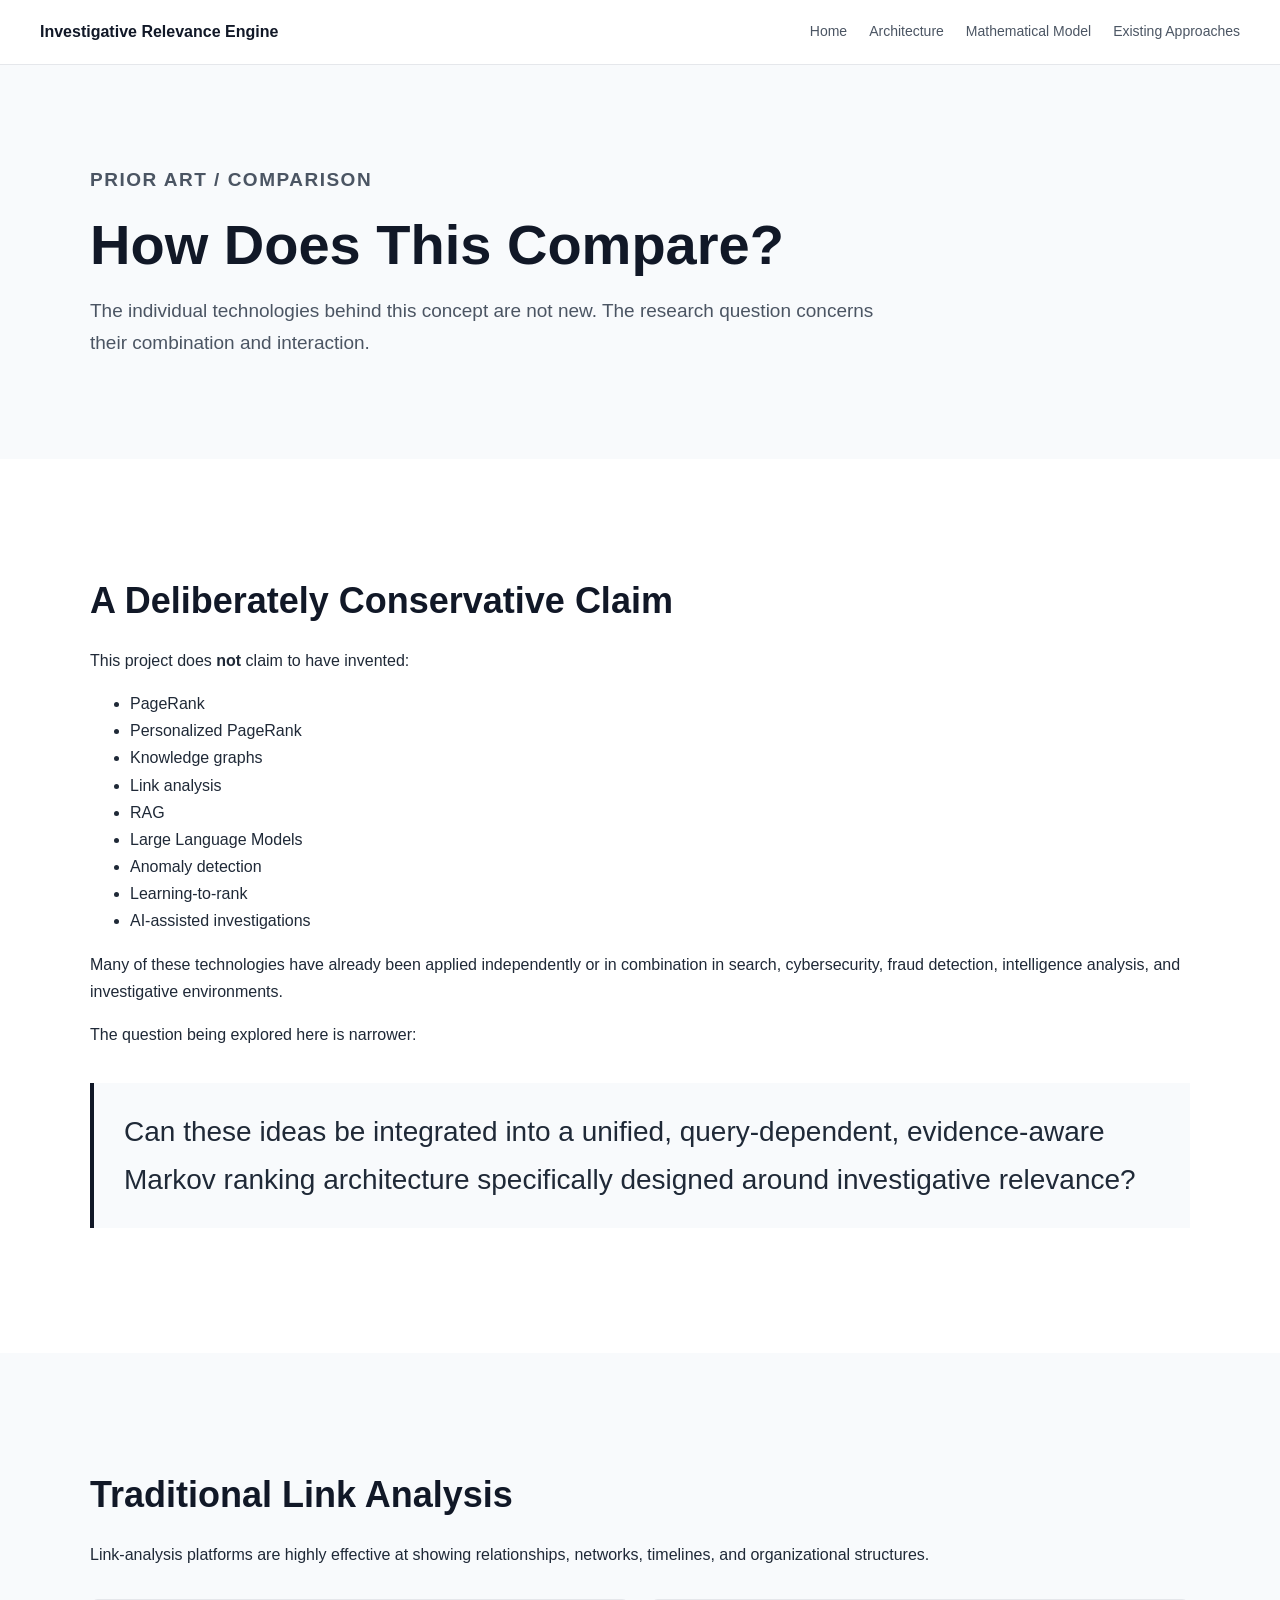
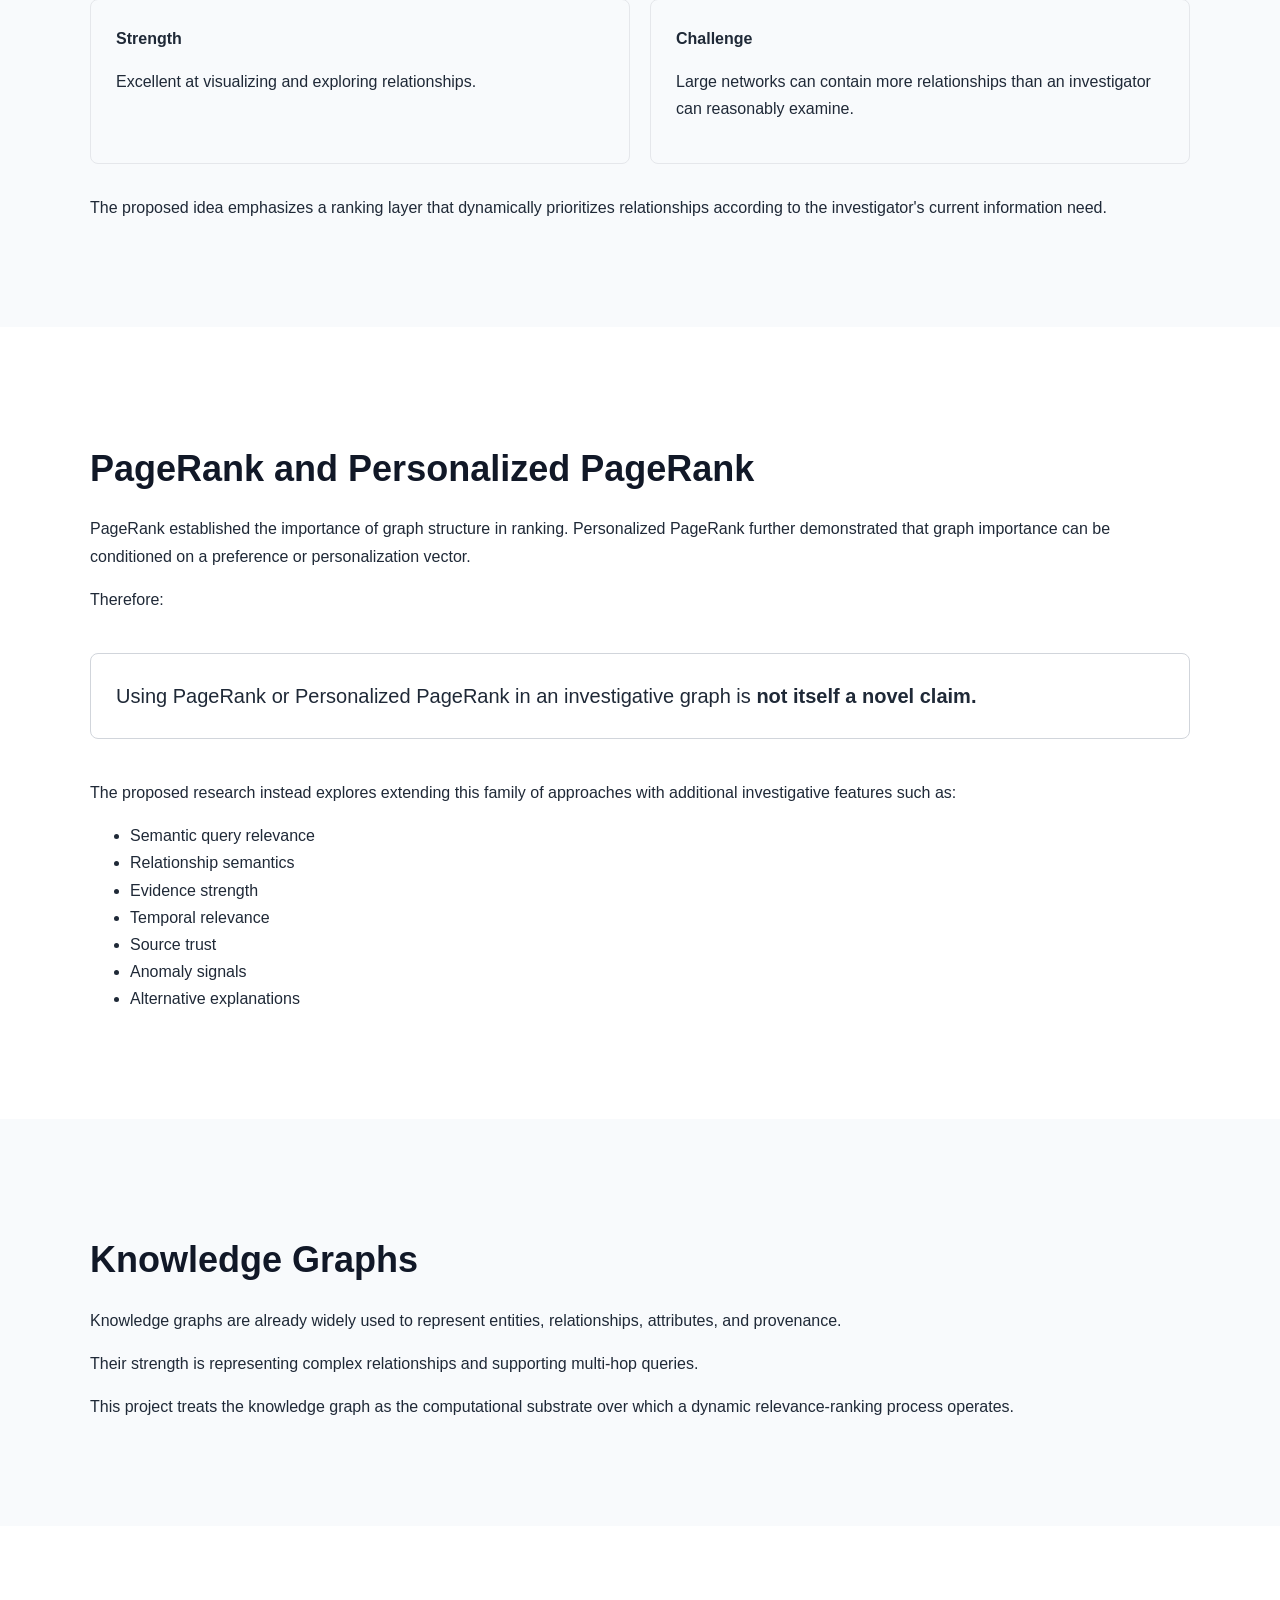
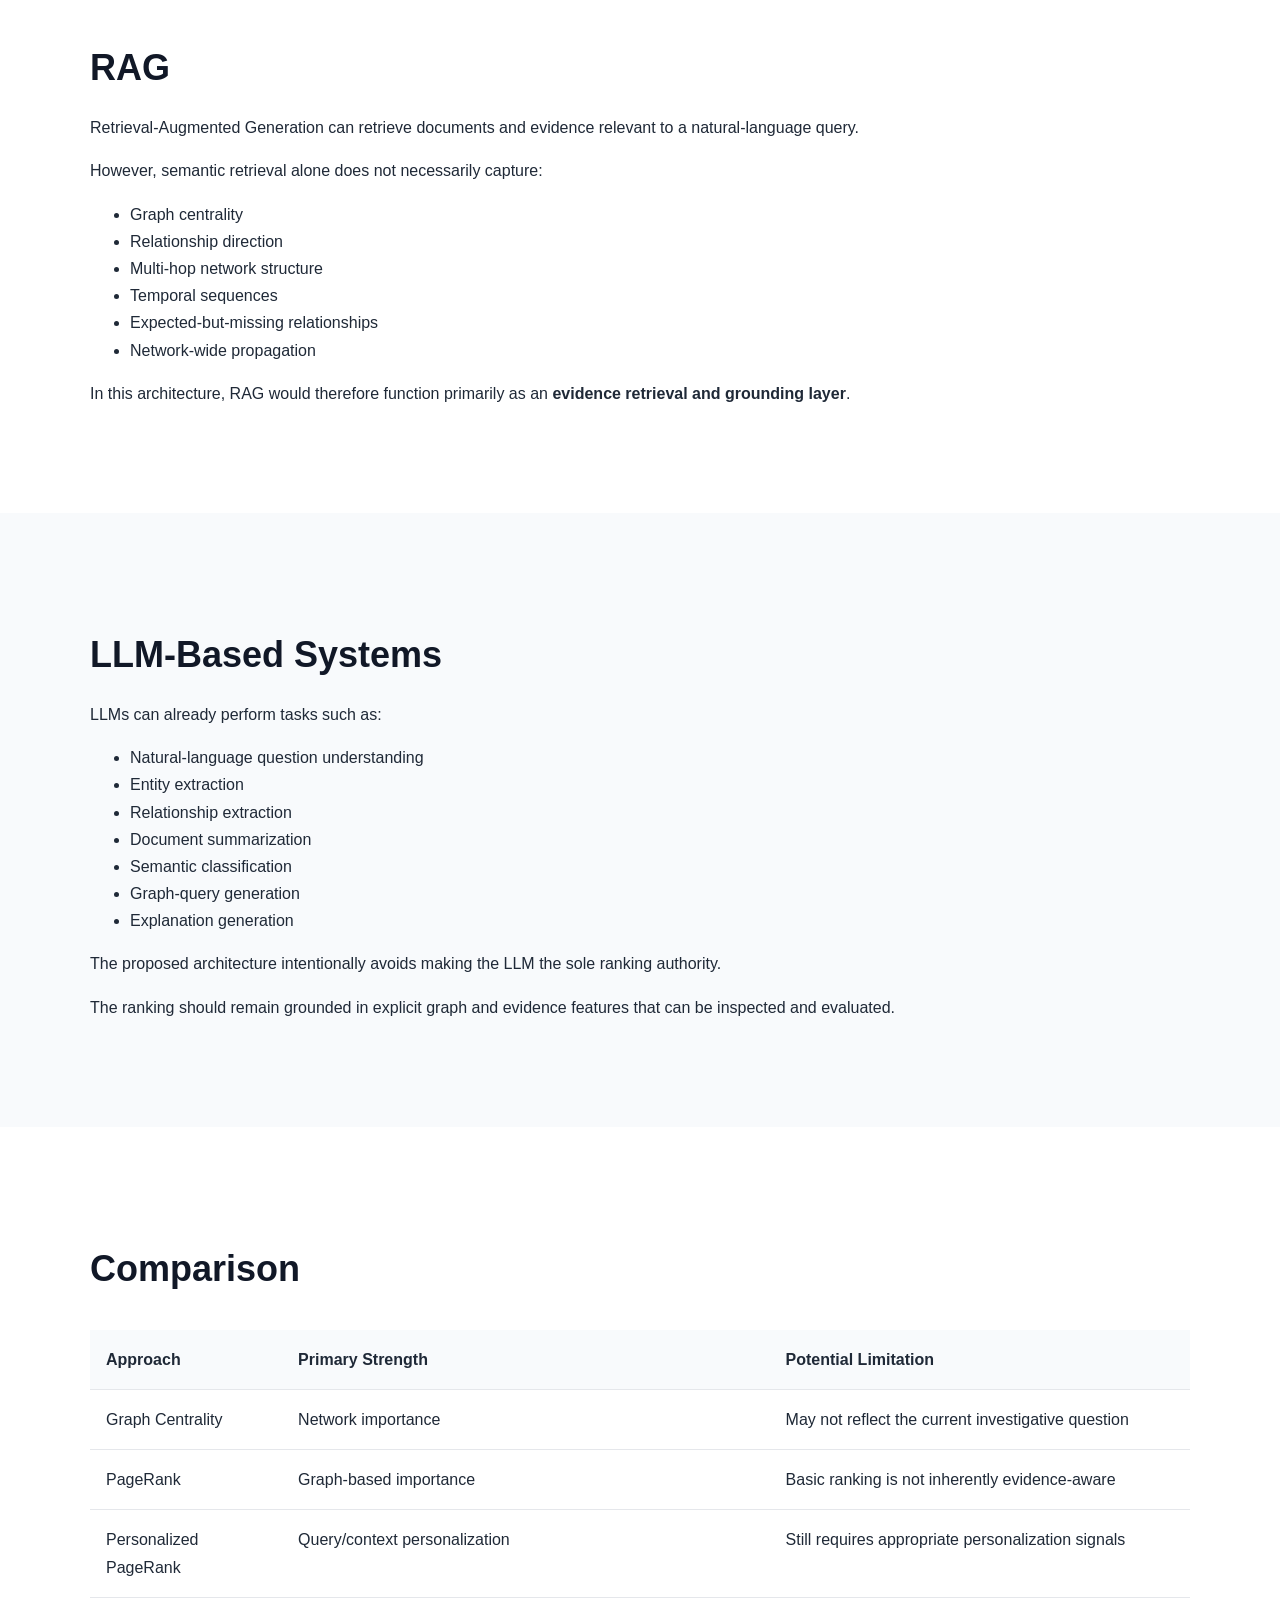
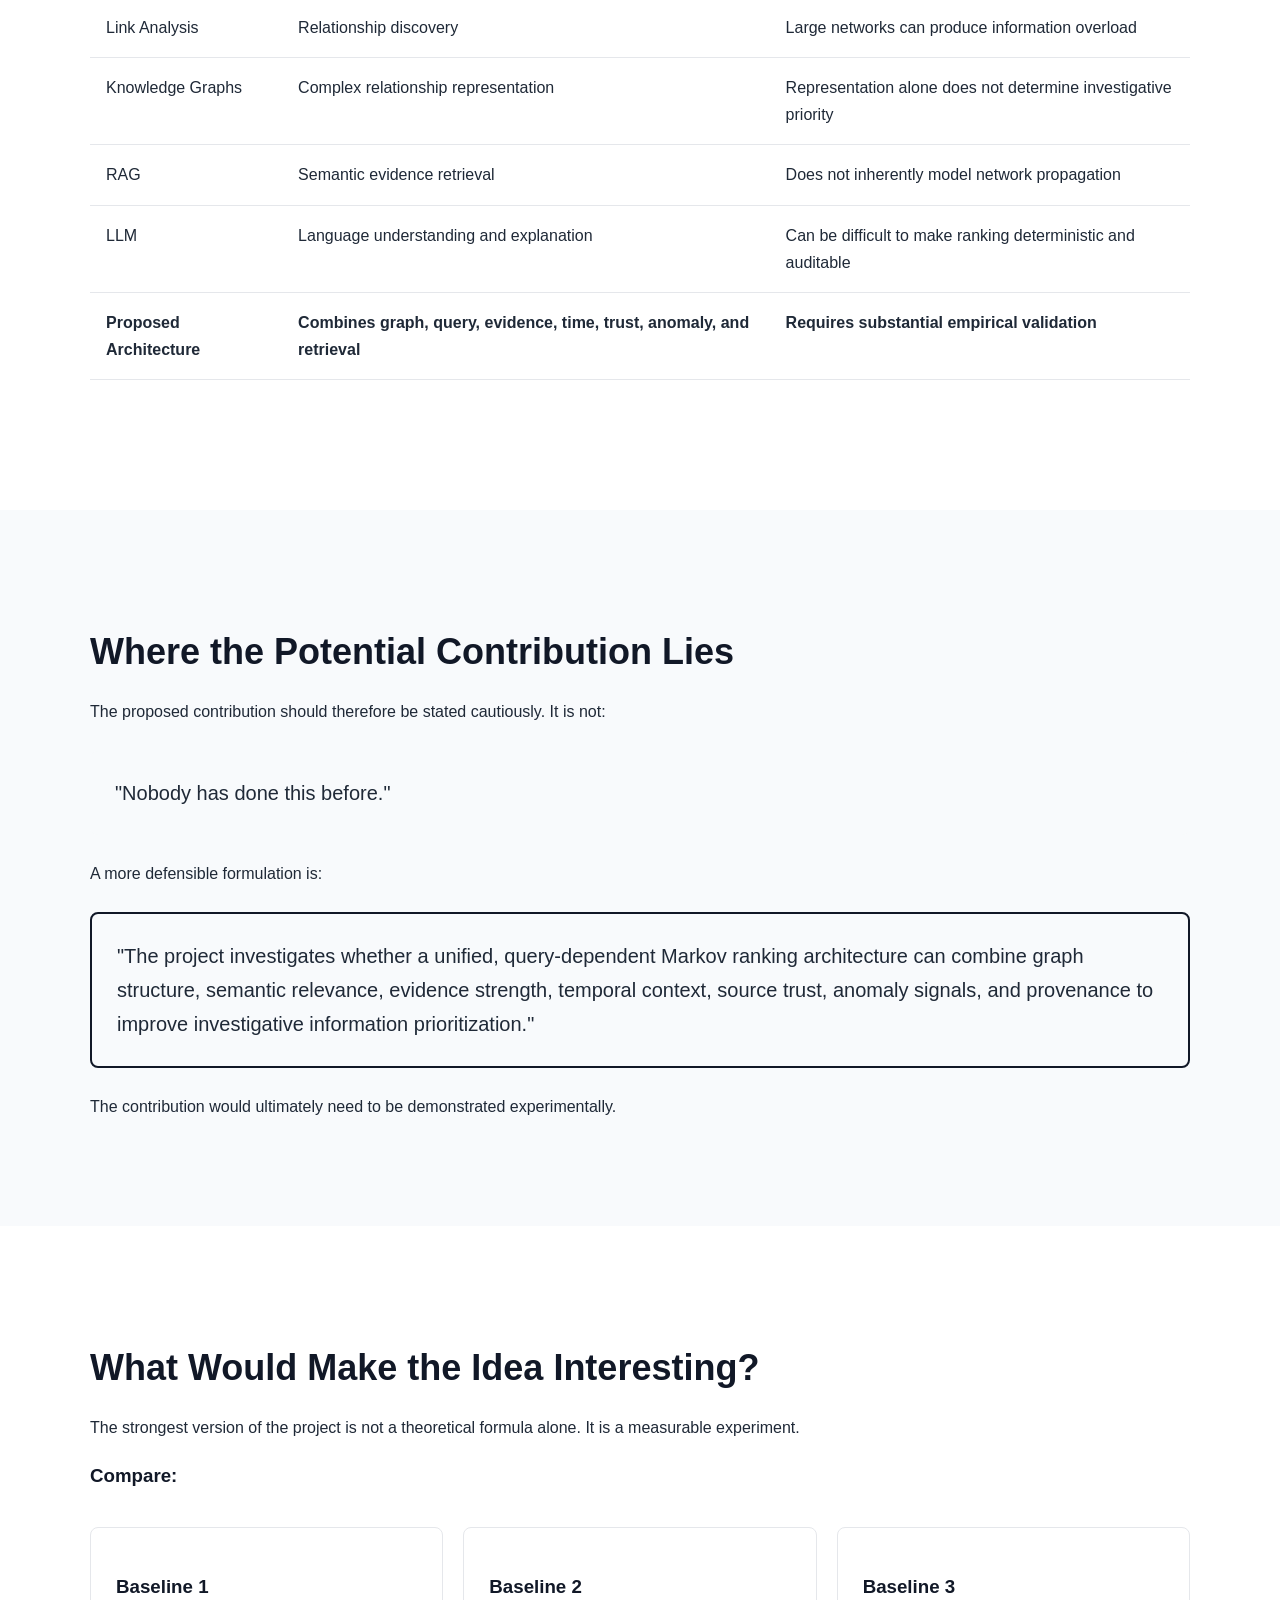
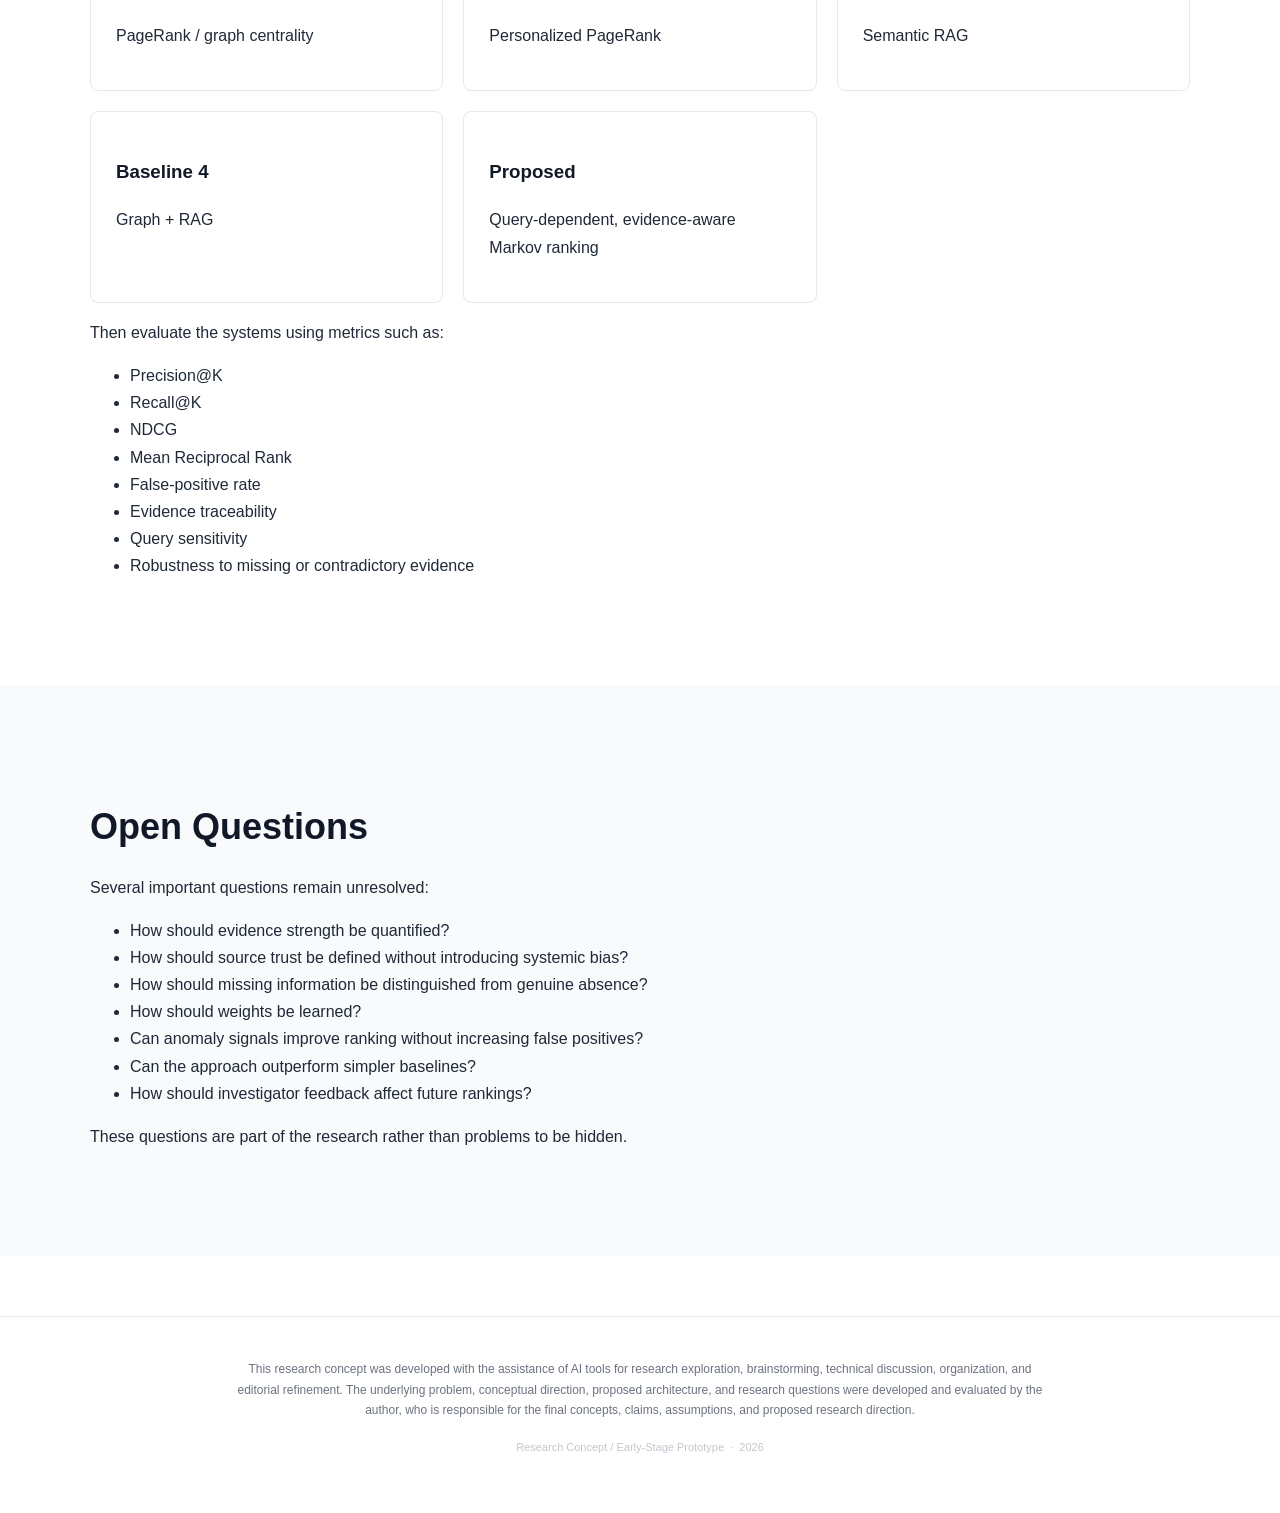
<file: existing-approaches.html>
<!DOCTYPE html>

<html lang="en">
<head>
    <!-- Google tag (gtag.js) -->
    <script async src="https://www.googletagmanager.com/gtag/js?id=G-MX584YTGG1"></script>
    <script>
        window.dataLayer = window.dataLayer || [];
        function gtag(){dataLayer.push(arguments);}
        gtag('js', new Date());

        gtag('config', 'G-MX584YTGG1');
    </script>
    
    <meta charset="UTF-8">
    <meta name="viewport" content="width=device-width, initial-scale=1.0">
    <title>Existing Approaches | Investigative Relevance Engine</title>
    <link rel="stylesheet" href="style.css">
</head>

<body>

<nav>
    <div class="nav-container">
        <a href="index.html" class="logo">Investigative Relevance Engine</a>


    <div class="nav-links">
        <a href="index.html">Home</a>
        <a href="architecture.html">Architecture</a>
        <a href="model.html">Mathematical Model</a>
        <a href="existing-approaches.html">Existing Approaches</a>
    </div>
</div>


</nav>

<header class="page-header">
<div class="container">

<p class="eyebrow">PRIOR ART / COMPARISON</p>

<h1>How Does This Compare?</h1>

<p>
The individual technologies behind this concept are not new.
The research question concerns their combination and interaction.
</p>

</div>
</header>

<main>

<section>
<div class="container">

<h2>A Deliberately Conservative Claim</h2>

<p>
This project does <strong>not</strong> claim to have invented:
</p>

<ul>
<li>PageRank</li>
<li>Personalized PageRank</li>
<li>Knowledge graphs</li>
<li>Link analysis</li>
<li>RAG</li>
<li>Large Language Models</li>
<li>Anomaly detection</li>
<li>Learning-to-rank</li>
<li>AI-assisted investigations</li>
</ul>

<p>
Many of these technologies have already been applied independently or in
combination in search, cybersecurity, fraud detection, intelligence
analysis, and investigative environments.
</p>

<p>
The question being explored here is narrower:
</p>

<blockquote class="large">
Can these ideas be integrated into a unified, query-dependent,
evidence-aware Markov ranking architecture specifically designed around
investigative relevance?
</blockquote>

</div>
</section>

<section class="alt">
<div class="container">

<h2>Traditional Link Analysis</h2>

<p>
Link-analysis platforms are highly effective at showing relationships,
networks, timelines, and organizational structures.
</p>

<div class="comparison">

<div>
<strong>Strength</strong>
<p>
Excellent at visualizing and exploring relationships.
</p>
</div>

<div>
<strong>Challenge</strong>
<p>
Large networks can contain more relationships than an investigator can
reasonably examine.
</p>
</div>

</div>

<p>
The proposed idea emphasizes a ranking layer that dynamically prioritizes
relationships according to the investigator's current information need.
</p>

</div>
</section>

<section>
<div class="container">

<h2>PageRank and Personalized PageRank</h2>

<p>
PageRank established the importance of graph structure in ranking.
Personalized PageRank further demonstrated that graph importance can be
conditioned on a preference or personalization vector.
</p>

<p>
Therefore:
</p>

<div class="insight">
Using PageRank or Personalized PageRank in an investigative graph is
<strong>not itself a novel claim.</strong>
</div>

<p>
The proposed research instead explores extending this family of approaches
with additional investigative features such as:
</p>

<ul>
<li>Semantic query relevance</li>
<li>Relationship semantics</li>
<li>Evidence strength</li>
<li>Temporal relevance</li>
<li>Source trust</li>
<li>Anomaly signals</li>
<li>Alternative explanations</li>
</ul>

</div>
</section>

<section class="alt">
<div class="container">

<h2>Knowledge Graphs</h2>

<p>
Knowledge graphs are already widely used to represent entities,
relationships, attributes, and provenance.
</p>

<p>
Their strength is representing complex relationships and supporting
multi-hop queries.
</p>

<p>
This project treats the knowledge graph as the computational substrate
over which a dynamic relevance-ranking process operates.
</p>

</div>
</section>

<section>
<div class="container">

<h2>RAG</h2>

<p>
Retrieval-Augmented Generation can retrieve documents and evidence relevant
to a natural-language query.
</p>

<p>
However, semantic retrieval alone does not necessarily capture:
</p>

<ul>
<li>Graph centrality</li>
<li>Relationship direction</li>
<li>Multi-hop network structure</li>
<li>Temporal sequences</li>
<li>Expected-but-missing relationships</li>
<li>Network-wide propagation</li>
</ul>

<p>
In this architecture, RAG would therefore function primarily as an
<strong>evidence retrieval and grounding layer</strong>.
</p>

</div>
</section>

<section class="alt">
<div class="container">

<h2>LLM-Based Systems</h2>

<p>
LLMs can already perform tasks such as:
</p>

<ul>
<li>Natural-language question understanding</li>
<li>Entity extraction</li>
<li>Relationship extraction</li>
<li>Document summarization</li>
<li>Semantic classification</li>
<li>Graph-query generation</li>
<li>Explanation generation</li>
</ul>

<p>
The proposed architecture intentionally avoids making the LLM the sole
ranking authority.
</p>

<p>
The ranking should remain grounded in explicit graph and evidence features
that can be inspected and evaluated.
</p>

</div>
</section>

<section>
<div class="container">

<h2>Comparison</h2>

<table>

<tr>
<th>Approach</th>
<th>Primary Strength</th>
<th>Potential Limitation</th>
</tr>

<tr>
<td>Graph Centrality</td>
<td>Network importance</td>
<td>May not reflect the current investigative question</td>
</tr>

<tr>
<td>PageRank</td>
<td>Graph-based importance</td>
<td>Basic ranking is not inherently evidence-aware</td>
</tr>

<tr>
<td>Personalized PageRank</td>
<td>Query/context personalization</td>
<td>Still requires appropriate personalization signals</td>
</tr>

<tr>
<td>Link Analysis</td>
<td>Relationship discovery</td>
<td>Large networks can produce information overload</td>
</tr>

<tr>
<td>Knowledge Graphs</td>
<td>Complex relationship representation</td>
<td>Representation alone does not determine investigative priority</td>
</tr>

<tr>
<td>RAG</td>
<td>Semantic evidence retrieval</td>
<td>Does not inherently model network propagation</td>
</tr>

<tr>
<td>LLM</td>
<td>Language understanding and explanation</td>
<td>Can be difficult to make ranking deterministic and auditable</td>
</tr>

<tr class="highlight-row">
<td>Proposed Architecture</td>
<td>Combines graph, query, evidence, time, trust, anomaly, and retrieval</td>
<td>Requires substantial empirical validation</td>
</tr>

</table>

</div>
</section>

<section class="alt">
<div class="container">

<h2>Where the Potential Contribution Lies</h2>

<p>
The proposed contribution should therefore be stated cautiously.
It is not:
</p>

<div class="quote-negative">
"Nobody has done this before."
</div>

<p>
A more defensible formulation is:
</p>

<div class="quote-positive">
"The project investigates whether a unified, query-dependent Markov ranking
architecture can combine graph structure, semantic relevance, evidence
strength, temporal context, source trust, anomaly signals, and provenance
to improve investigative information prioritization."
</div>

<p>
The contribution would ultimately need to be demonstrated experimentally.
</p>

</div>
</section>

<section>
<div class="container">

<h2>What Would Make the Idea Interesting?</h2>

<p>
The strongest version of the project is not a theoretical formula alone.
It is a measurable experiment.
</p>

<h3>Compare:</h3>

<div class="cards">

<div class="card">
<h3>Baseline 1</h3>
<p>PageRank / graph centrality</p>
</div>

<div class="card">
<h3>Baseline 2</h3>
<p>Personalized PageRank</p>
</div>

<div class="card">
<h3>Baseline 3</h3>
<p>Semantic RAG</p>
</div>

<div class="card">
<h3>Baseline 4</h3>
<p>Graph + RAG</p>
</div>

<div class="card">
<h3>Proposed</h3>
<p>Query-dependent, evidence-aware Markov ranking</p>
</div>

</div>

<p>
Then evaluate the systems using metrics such as:
</p>

<ul>
<li>Precision@K</li>
<li>Recall@K</li>
<li>NDCG</li>
<li>Mean Reciprocal Rank</li>
<li>False-positive rate</li>
<li>Evidence traceability</li>
<li>Query sensitivity</li>
<li>Robustness to missing or contradictory evidence</li>
</ul>

</div>
</section>

<section class="alt">
<div class="container">

<h2>Open Questions</h2>

<p>
Several important questions remain unresolved:
</p>

<ul>
<li>
How should evidence strength be quantified?
</li>

<li>
How should source trust be defined without introducing systemic bias?
</li>

<li>
How should missing information be distinguished from genuine absence?
</li>

<li>
How should weights be learned?
</li>

<li>
Can anomaly signals improve ranking without increasing false positives?
</li>

<li>
Can the approach outperform simpler baselines?
</li>

<li>
How should investigator feedback affect future rankings?
</li>
</ul>

<p>
These questions are part of the research rather than problems to be hidden.
</p>

</div>
</section>

</main>

<footer class="site-footer">
  <div class="footer-content">
    <!-- <div class="footer-divider"></div> -->

    <p class="footer-disclosure">
      This research concept was developed with the assistance of AI tools
      for research exploration, brainstorming, technical discussion,
      organization, and editorial refinement. The underlying problem,
      conceptual direction, proposed architecture, and research questions
      were developed and evaluated by the author, who is responsible for
      the final concepts, claims, assumptions, and proposed research
      direction.
    </p>

    <p class="footer-meta">
      Research Concept / Early-Stage Prototype &nbsp;·&nbsp; 2026
    </p>
  </div>
</footer>

</body>
</html>
</file>
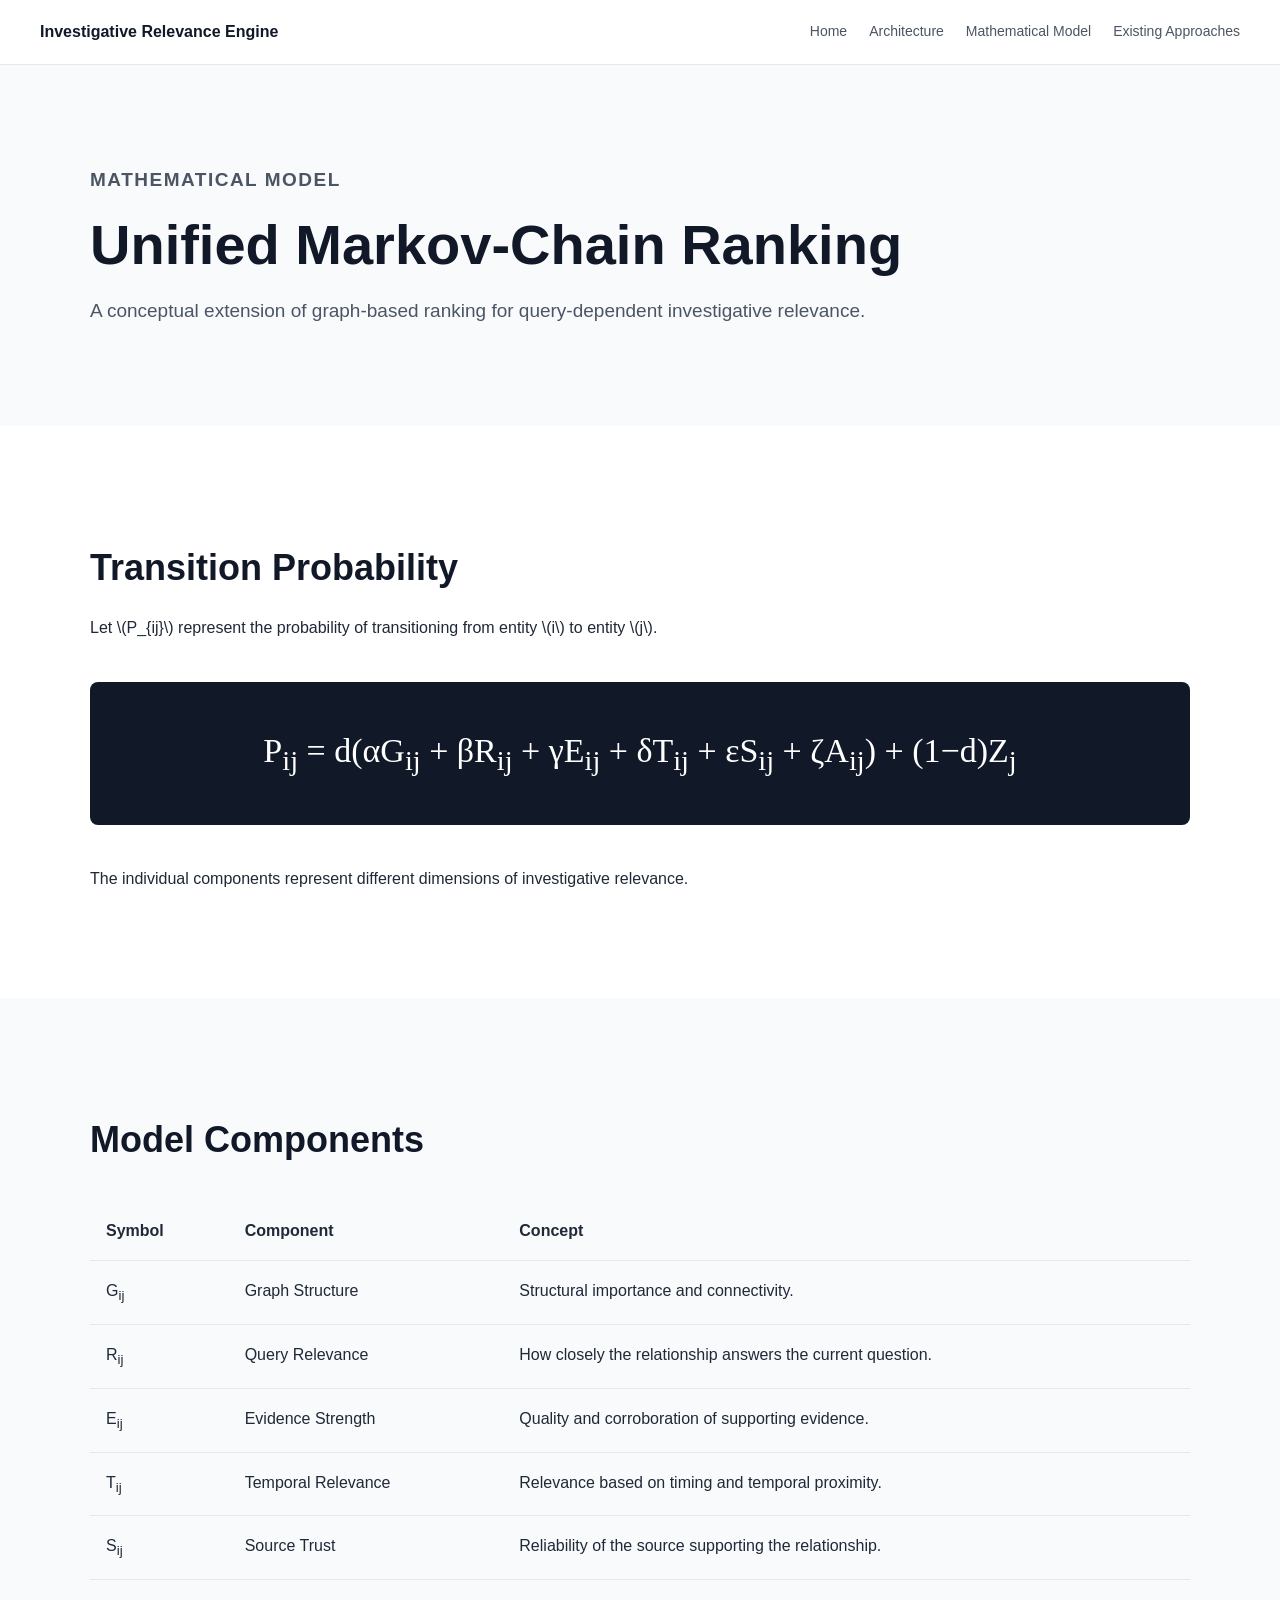
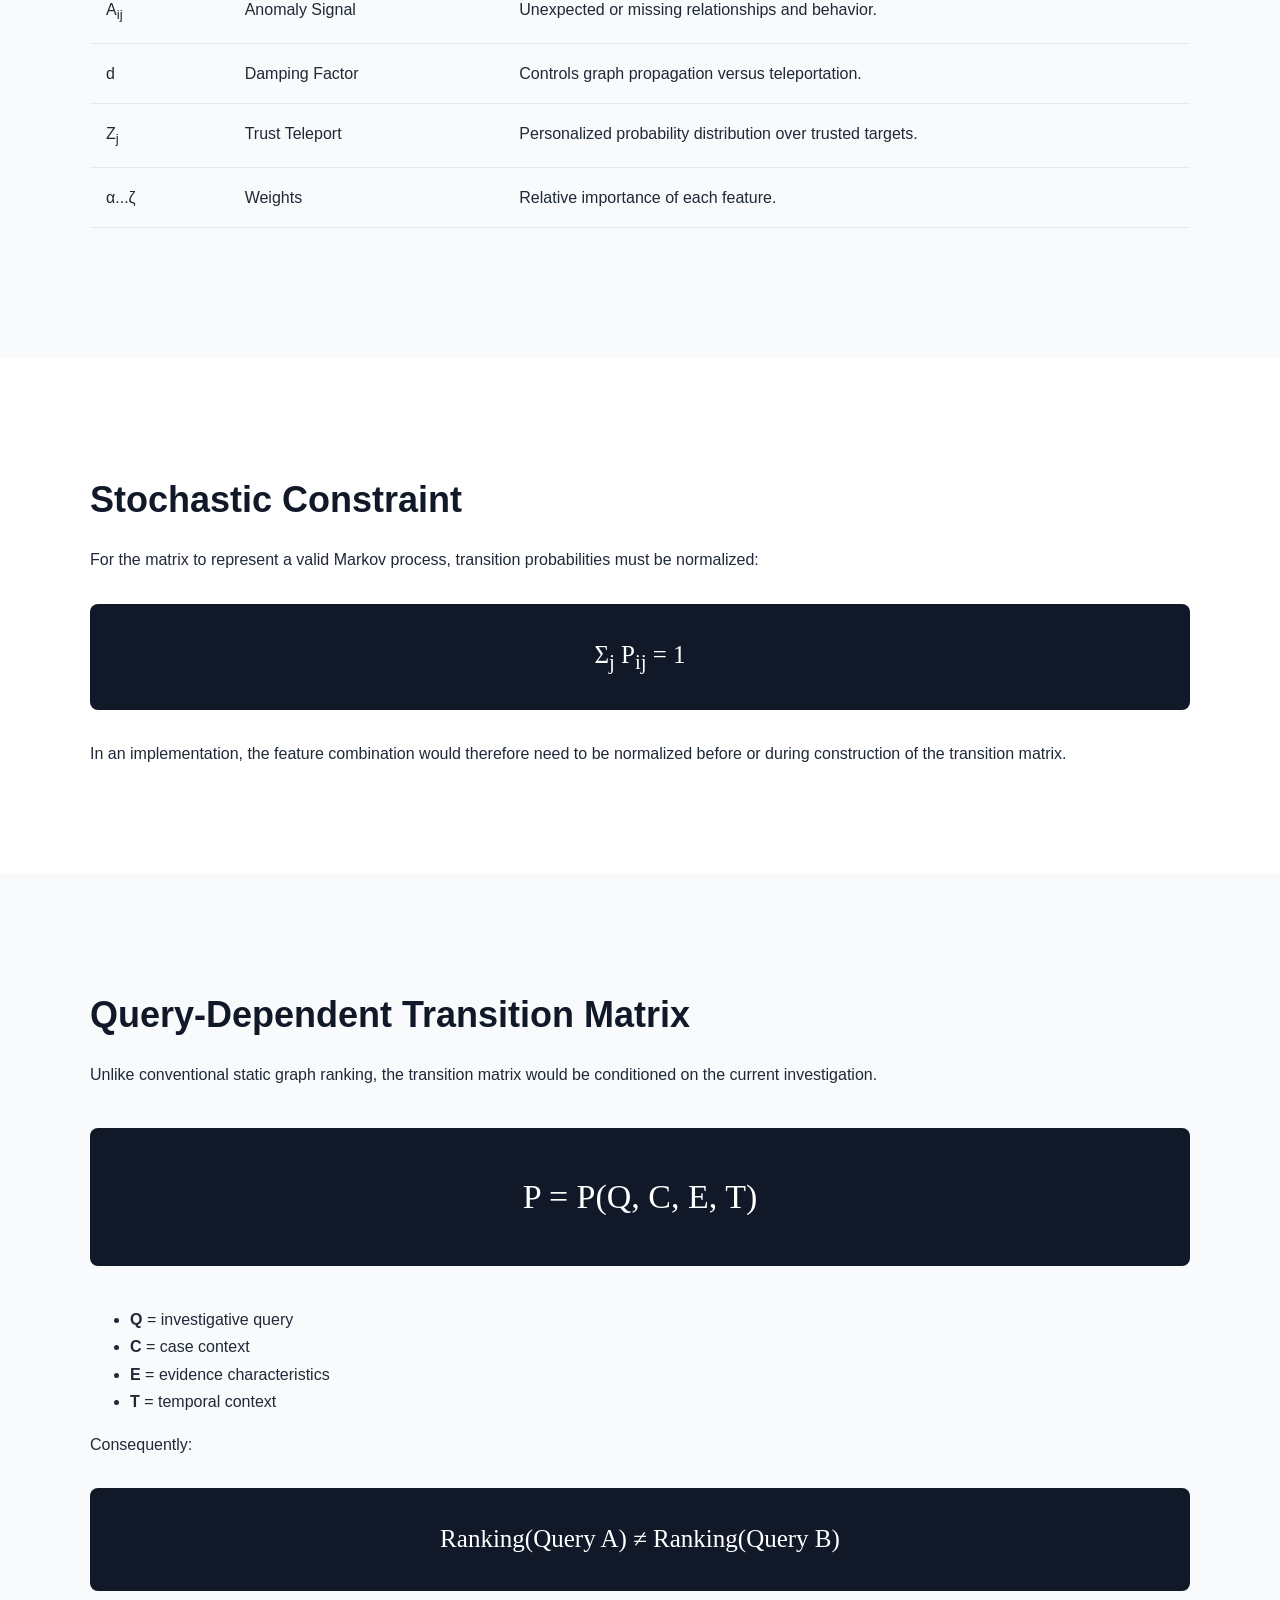
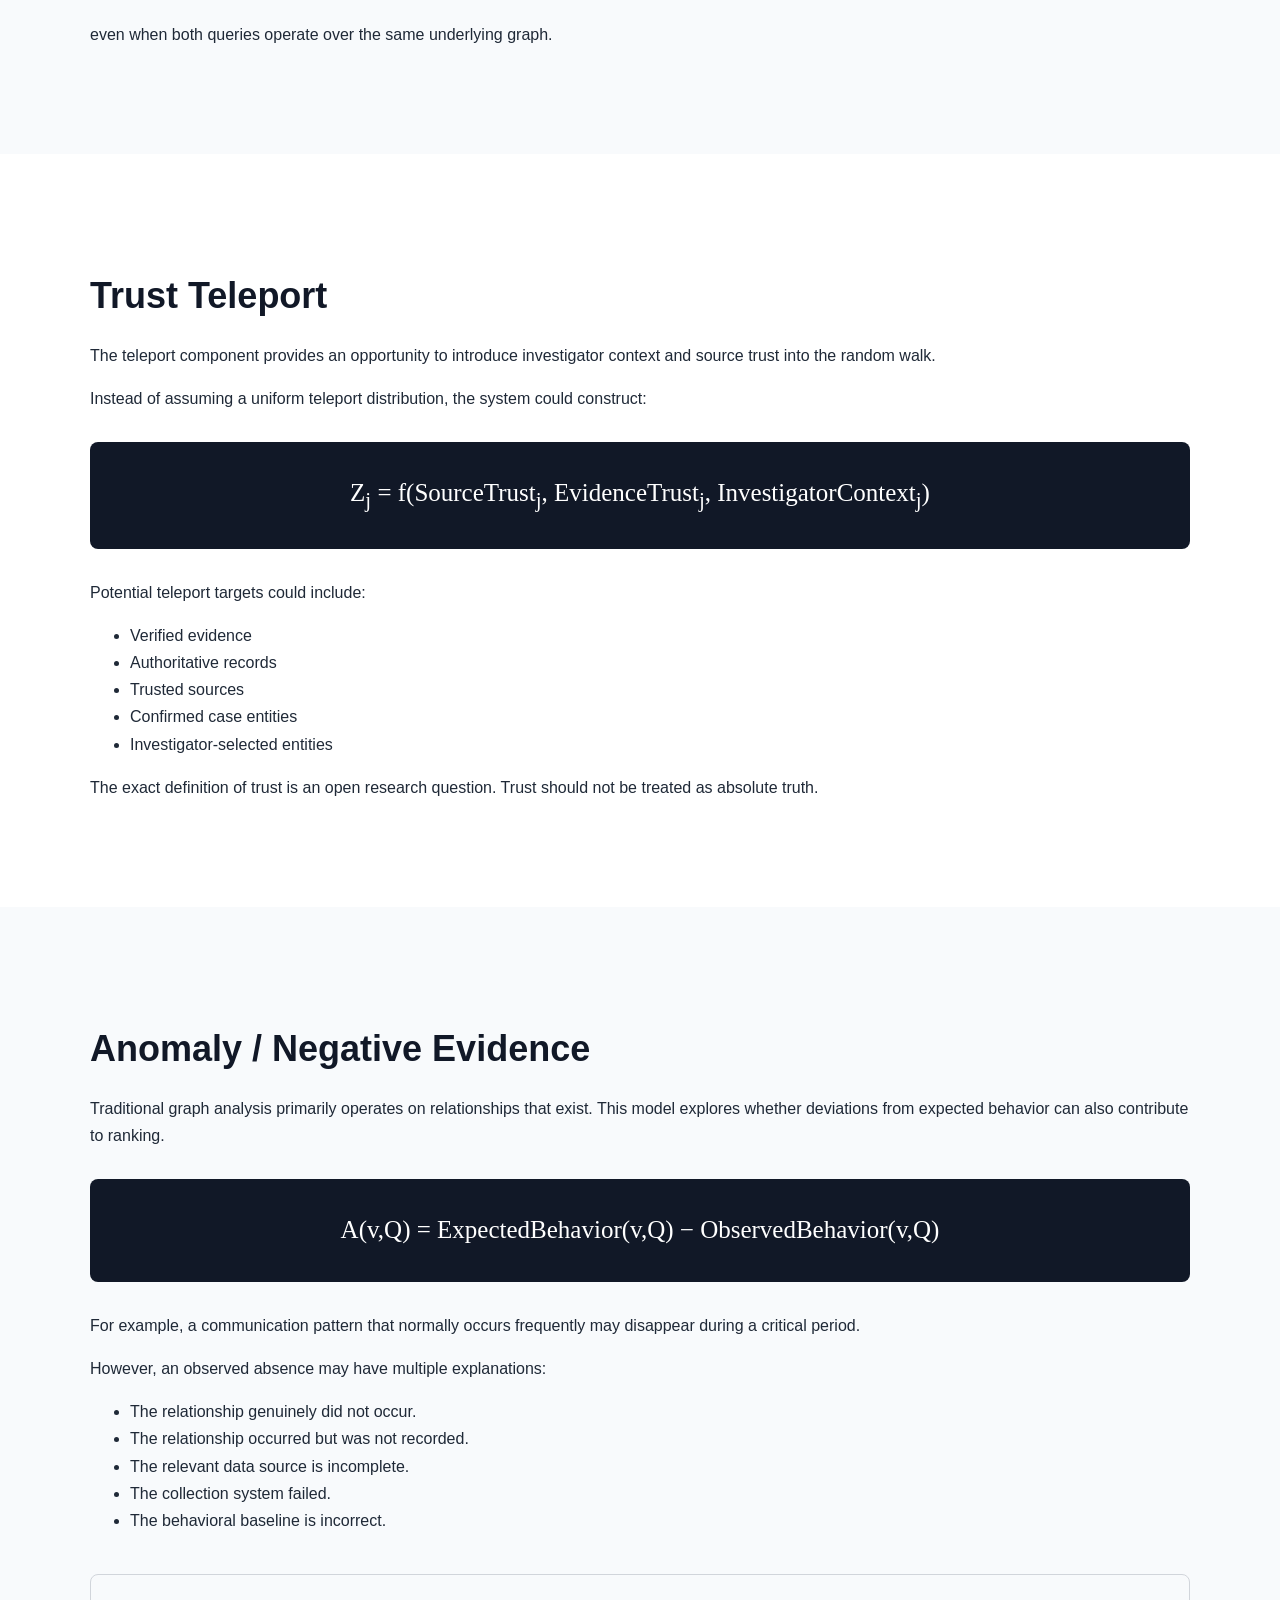
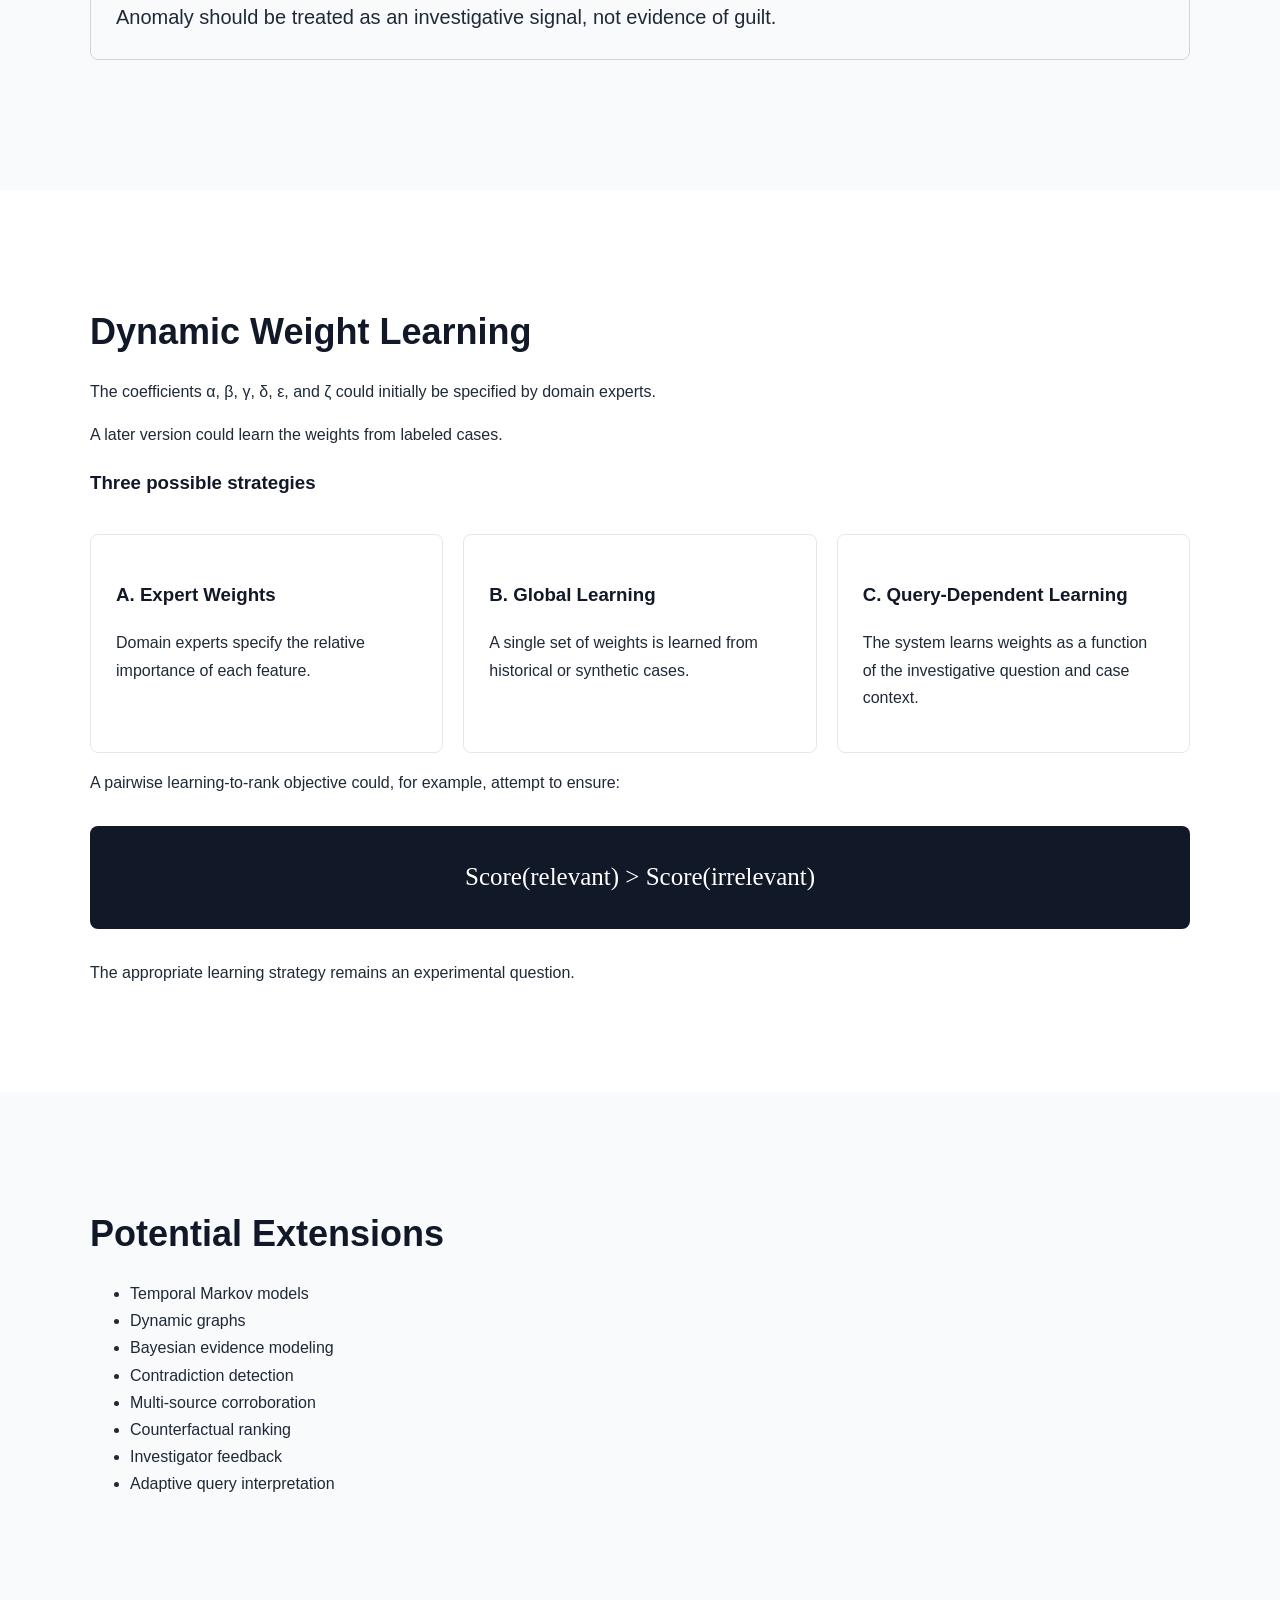
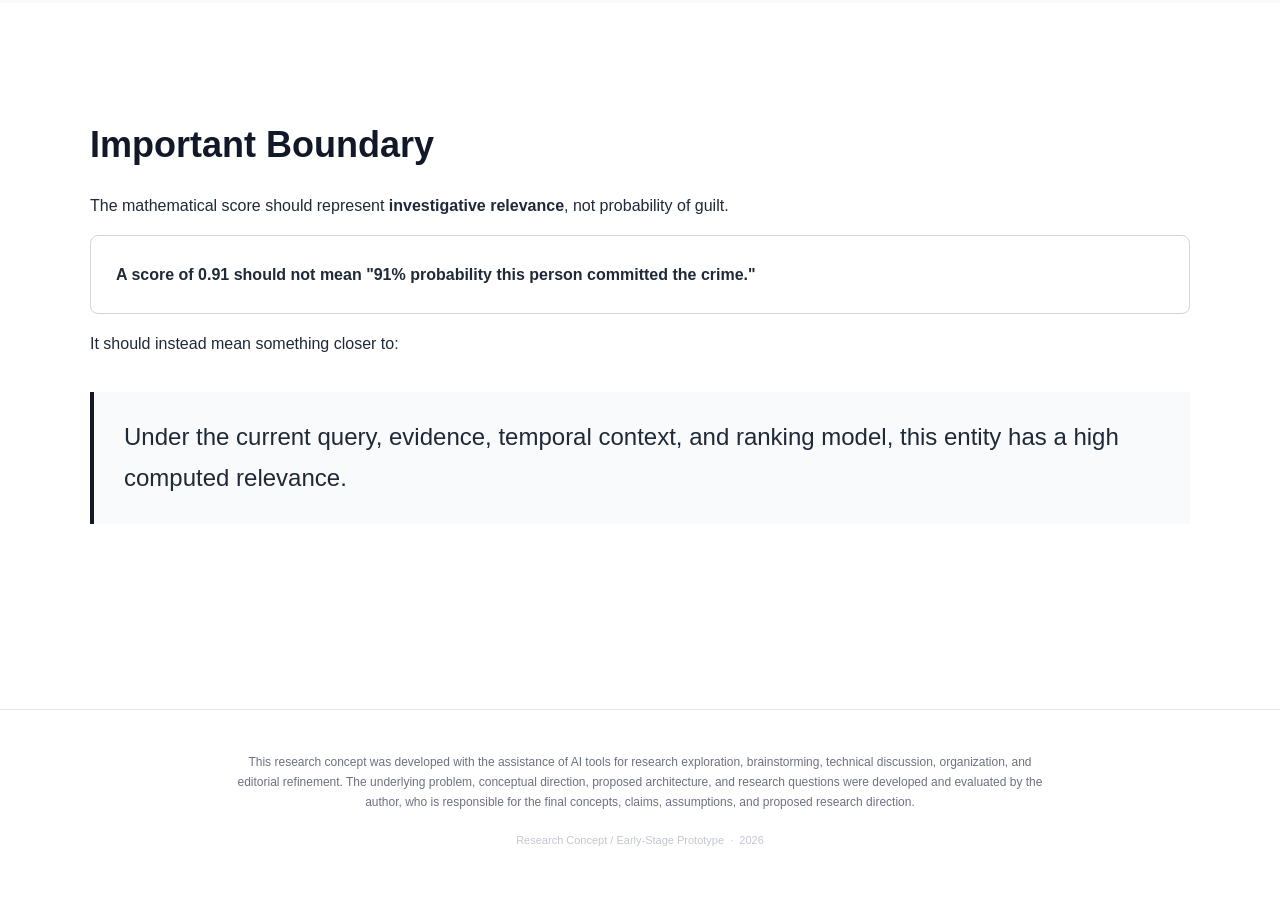
<file: model.html>
<!DOCTYPE html>

<html lang="en">
<head>
    <!-- Google tag (gtag.js) -->
    <script async src="https://www.googletagmanager.com/gtag/js?id=G-MX584YTGG1"></script>
    <script>
        window.dataLayer = window.dataLayer || [];
        function gtag(){dataLayer.push(arguments);}
        gtag('js', new Date());

        gtag('config', 'G-MX584YTGG1');
    </script>
    
    <meta charset="UTF-8">
    <meta name="viewport" content="width=device-width, initial-scale=1.0">
    <title>Mathematical Model | Investigative Relevance Engine</title>
    <link rel="stylesheet" href="style.css">
</head>

<body>

<nav>
    <div class="nav-container">
        <a href="index.html" class="logo">Investigative Relevance Engine</a>
        <div class="nav-links">
            <a href="index.html">Home</a>
            <a href="architecture.html">Architecture</a>
            <a href="model.html">Mathematical Model</a>
            <a href="existing-approaches.html">Existing Approaches</a>
        </div>
    </div>
</nav>

<header class="page-header">
<div class="container">

<p class="eyebrow">MATHEMATICAL MODEL</p>

<h1>Unified Markov-Chain Ranking</h1>

<p>
A conceptual extension of graph-based ranking for
query-dependent investigative relevance.
</p>

</div>
</header>

<main>

<section>
<div class="container">

<h2>Transition Probability</h2>

<p>
Let \(P_{ij}\) represent the probability of transitioning from entity
\(i\) to entity \(j\).
</p>

<div class="big-formula">
P<sub>ij</sub> =
d(αG<sub>ij</sub> + βR<sub>ij</sub> + γE<sub>ij</sub>
+ δT<sub>ij</sub> + εS<sub>ij</sub> + ζA<sub>ij</sub>)
+ (1−d)Z<sub>j</sub>
</div>

<p>
The individual components represent different dimensions of investigative
relevance.
</p>

</div>
</section>

<section class="alt">
<div class="container">

<h2>Model Components</h2>

<table>

<tr>
<th>Symbol</th>
<th>Component</th>
<th>Concept</th>
</tr>

<tr>
<td>G<sub>ij</sub></td>
<td>Graph Structure</td>
<td>Structural importance and connectivity.</td>
</tr>

<tr>
<td>R<sub>ij</sub></td>
<td>Query Relevance</td>
<td>How closely the relationship answers the current question.</td>
</tr>

<tr>
<td>E<sub>ij</sub></td>
<td>Evidence Strength</td>
<td>Quality and corroboration of supporting evidence.</td>
</tr>

<tr>
<td>T<sub>ij</sub></td>
<td>Temporal Relevance</td>
<td>Relevance based on timing and temporal proximity.</td>
</tr>

<tr>
<td>S<sub>ij</sub></td>
<td>Source Trust</td>
<td>Reliability of the source supporting the relationship.</td>
</tr>

<tr>
<td>A<sub>ij</sub></td>
<td>Anomaly Signal</td>
<td>Unexpected or missing relationships and behavior.</td>
</tr>

<tr>
<td>d</td>
<td>Damping Factor</td>
<td>Controls graph propagation versus teleportation.</td>
</tr>

<tr>
<td>Z<sub>j</sub></td>
<td>Trust Teleport</td>
<td>Personalized probability distribution over trusted targets.</td>
</tr>

<tr>
<td>α...ζ</td>
<td>Weights</td>
<td>Relative importance of each feature.</td>
</tr>

</table>

</div>
</section>

<section>
<div class="container">

<h2>Stochastic Constraint</h2>

<p>
For the matrix to represent a valid Markov process, transition probabilities
must be normalized:
</p>

<div class="formula">
Σ<sub>j</sub> P<sub>ij</sub> = 1
</div>

<p>
In an implementation, the feature combination would therefore need to be
normalized before or during construction of the transition matrix.
</p>

</div>
</section>

<section class="alt">
<div class="container">

<h2>Query-Dependent Transition Matrix</h2>

<p>
Unlike conventional static graph ranking, the transition matrix would be
conditioned on the current investigation.
</p>

<div class="big-formula">
P = P(Q, C, E, T)
</div>

<ul>
<li><strong>Q</strong> = investigative query</li>
<li><strong>C</strong> = case context</li>
<li><strong>E</strong> = evidence characteristics</li>
<li><strong>T</strong> = temporal context</li>
</ul>

<p>
Consequently:
</p>

<div class="formula">
Ranking(Query A) ≠ Ranking(Query B)
</div>

<p>
even when both queries operate over the same underlying graph.
</p>

</div>
</section>

<section>
<div class="container">

<h2>Trust Teleport</h2>

<p>
The teleport component provides an opportunity to introduce investigator
context and source trust into the random walk.
</p>

<p>
Instead of assuming a uniform teleport distribution, the system could
construct:
</p>

<div class="formula">
Z<sub>j</sub> =
f(SourceTrust<sub>j</sub>, EvidenceTrust<sub>j</sub>,
InvestigatorContext<sub>j</sub>)
</div>

<p>
Potential teleport targets could include:
</p>

<ul>
<li>Verified evidence</li>
<li>Authoritative records</li>
<li>Trusted sources</li>
<li>Confirmed case entities</li>
<li>Investigator-selected entities</li>
</ul>

<p>
The exact definition of trust is an open research question. Trust should
not be treated as absolute truth.
</p>

</div>
</section>

<section class="alt">
<div class="container">

<h2>Anomaly / Negative Evidence</h2>

<p>
Traditional graph analysis primarily operates on relationships that exist.
This model explores whether deviations from expected behavior can also
contribute to ranking.
</p>

<div class="formula">
A(v,Q) =
ExpectedBehavior(v,Q) − ObservedBehavior(v,Q)
</div>

<p>
For example, a communication pattern that normally occurs frequently may
disappear during a critical period.
</p>

<p>
However, an observed absence may have multiple explanations:
</p>

<ul>
<li>The relationship genuinely did not occur.</li>
<li>The relationship occurred but was not recorded.</li>
<li>The relevant data source is incomplete.</li>
<li>The collection system failed.</li>
<li>The behavioral baseline is incorrect.</li>
</ul>

<div class="insight">
Anomaly should be treated as an investigative signal,
not evidence of guilt.
</div>

</div>
</section>

<section>
<div class="container">

<h2>Dynamic Weight Learning</h2>

<p>
The coefficients α, β, γ, δ, ε, and ζ could initially be specified by
domain experts.
</p>

<p>
A later version could learn the weights from labeled cases.
</p>

<h3>Three possible strategies</h3>

<div class="cards">

<div class="card">
<h3>A. Expert Weights</h3>
<p>
Domain experts specify the relative importance of each feature.
</p>
</div>

<div class="card">
<h3>B. Global Learning</h3>
<p>
A single set of weights is learned from historical or synthetic cases.
</p>
</div>

<div class="card">
<h3>C. Query-Dependent Learning</h3>
<p>
The system learns weights as a function of the investigative question
and case context.
</p>
</div>

</div>

<p>
A pairwise learning-to-rank objective could, for example, attempt to ensure:
</p>

<div class="formula">
Score(relevant) &gt; Score(irrelevant)
</div>

<p>
The appropriate learning strategy remains an experimental question.
</p>

</div>
</section>

<section class="alt">
<div class="container">

<h2>Potential Extensions</h2>

<ul>
<li>Temporal Markov models</li>
<li>Dynamic graphs</li>
<li>Bayesian evidence modeling</li>
<li>Contradiction detection</li>
<li>Multi-source corroboration</li>
<li>Counterfactual ranking</li>
<li>Investigator feedback</li>
<li>Adaptive query interpretation</li>
</ul>

</div>
</section>

<section>
<div class="container">

<h2>Important Boundary</h2>

<p>
The mathematical score should represent <strong>investigative relevance</strong>,
not probability of guilt.
</p>

<div class="warning">
A score of 0.91 should not mean "91% probability this person committed
the crime."
</div>

<p>
It should instead mean something closer to:
</p>

<blockquote>
Under the current query, evidence, temporal context, and ranking model,
this entity has a high computed relevance.
</blockquote>

</div>
</section>

</main>

<footer class="site-footer">
  <div class="footer-content">
    <!-- <div class="footer-divider"></div> -->

    <p class="footer-disclosure">
      This research concept was developed with the assistance of AI tools
      for research exploration, brainstorming, technical discussion,
      organization, and editorial refinement. The underlying problem,
      conceptual direction, proposed architecture, and research questions
      were developed and evaluated by the author, who is responsible for
      the final concepts, claims, assumptions, and proposed research
      direction.
    </p>

    <p class="footer-meta">
      Research Concept / Early-Stage Prototype &nbsp;·&nbsp; 2026
    </p>
  </div>
</footer>

</body>
</html>
</file>
<file: style.css>
* {
     box-sizing: border-box;
}
 html {
     scroll-behavior: smooth;
}
 body {
     margin: 0;
     font-family: -apple-system, BlinkMacSystemFont, "Segoe UI", Arial, sans-serif;
     color: #1f2937;
     background: #ffffff;
     line-height: 1.7;
}
 .container {
     width: min(1100px, 92%);
     margin: auto;
}
 nav {
     border-bottom: 1px solid #e5e7eb;
     background: #ffffff;
     position: sticky;
     top: 0;
     z-index: 10;
}
 .nav-container {
     width: min(1200px, 94%);
     margin: auto;
     display: flex;
     justify-content: space-between;
     align-items: center;
     min-height: 64px;
}
 .logo {
     font-weight: 700;
     text-decoration: none;
     color: #111827;
}
 .nav-links {
     display: flex;
     gap: 22px;
}
 .nav-links a {
     text-decoration: none;
     color: #4b5563;
     font-size: 14px;
}
 .nav-links a:hover {
     color: #111827;
}
 .hero {
     padding: 110px 0 100px;
     background: #f8fafc;
}
 .eyebrow {
     font-size: 13px;
     font-weight: 700;
     letter-spacing: 1.5px;
     color: #6b7280;
}
 h1 {
     font-size: clamp(42px, 6vw, 72px);
     line-height: 1.05;
     margin: 20px 0;
     color: #111827;
     max-width: 950px;
}
 h2 {
     font-size: 36px;
     line-height: 1.2;
     margin-bottom: 25px;
     color: #111827;
}
 h3 {
     color: #111827;
}
 .subtitle {
     font-size: 24px;
     max-width: 800px;
     color: #4b5563;
}
 .hero-statement {
     font-size: 32px;
     font-weight: 700;
     margin: 45px 0 25px;
     color: #111827;
}
 .hero-description {
     max-width: 800px;
     font-size: 18px;
}
 .buttons {
     display: flex;
     gap: 15px;
     margin-top: 35px;
}
 .button {
     display: inline-block;
     padding: 12px 20px;
     background: #111827;
     color: white;
     text-decoration: none;
     border-radius: 7px;
     font-weight: 600;
}
 .button.secondary {
     background: white;
     color: #111827;
     border: 1px solid #d1d5db;
}
 section {
     padding: 90px 0;
}
 section.alt {
     background: #f8fafc;
}
 blockquote {
     margin: 35px 0;
     padding: 25px 30px;
     border-left: 4px solid #111827;
     background: #f8fafc;
     font-size: 24px;
     font-weight: 500;
}
 blockquote.large {
     font-size: 28px;
}
 .insight {
     margin: 40px 0;
     padding: 25px;
     border: 1px solid #d1d5db;
     border-radius: 8px;
     font-size: 20px;
}
 .question {
     padding: 25px;
     margin: 25px 0;
     background: #f8fafc;
     border-radius: 8px;
     font-size: 22px;
     font-weight: 600;
}
 .formula {
     padding: 30px;
     margin: 30px 0;
     background: #111827;
     color: white;
     border-radius: 8px;
     text-align: center;
     font-family: Georgia, serif;
     font-size: 25px;
}
 .big-formula {
     padding: 40px;
     margin: 40px 0;
     background: #111827;
     color: white;
     border-radius: 8px;
     text-align: center;
     font-family: Georgia, serif;
     font-size: clamp(20px, 3vw, 34px);
     overflow-x: auto;
}
 .cards {
     display: grid;
     grid-template-columns: repeat(3, 1fr);
     gap: 20px;
     margin-top: 35px;
}
 .card {
     border: 1px solid #e5e7eb;
     border-radius: 8px;
     padding: 25px;
     background: white;
}
 .example-grid {
     display: grid;
     grid-template-columns: repeat(3, 1fr);
     gap: 20px;
     margin: 40px 0;
}
 .example {
     border: 1px solid #e5e7eb;
     padding: 25px;
     border-radius: 8px;
}
 .center-text {
     text-align: center;
     font-size: 20px;
     font-weight: 600;
}
 .architecture-mini {
     display: grid;
     gap: 15px;
     margin-top: 35px;
}
 .architecture-mini div {
     display: grid;
     grid-template-columns: 200px 1fr;
     gap: 20px;
     padding: 20px;
     border: 1px solid #e5e7eb;
     border-radius: 7px;
}
 .architecture-mini span {
     color: #6b7280;
}
 .status {
     display: inline-block;
     padding: 10px 18px;
     border: 1px solid #d1d5db;
     border-radius: 30px;
     font-weight: 600;
}
 .page-header {
     padding: 80px 0;
     background: #f8fafc;
}
 .page-header h1 {
     font-size: 56px;
}
 .page-header p {
     max-width: 800px;
     font-size: 19px;
     color: #4b5563;
}
 .diagram {
     max-width: 750px;
     margin: 50px auto;
     text-align: center;
}
 .diagram-box {
     border: 1px solid #d1d5db;
     border-radius: 8px;
     padding: 22px;
     background: white;
}
 .diagram-box strong, .diagram-box span {
     display: block;
}
 .diagram-box span {
     color: #6b7280;
     margin-top: 5px;
}
 .diagram-box.highlight {
     border: 2px solid #111827;
}
 .arrow {
     font-size: 25px;
     padding: 8px;
     text-align: center;
}
 .columns {
     columns: 3;
}
 .evidence-example {
     display: flex;
     align-items: center;
     justify-content: center;
     gap: 15px;
     margin: 40px 0;
     flex-wrap: wrap;
}
 .entity, .relationship {
     padding: 15px 25px;
     border: 1px solid #d1d5db;
     border-radius: 7px;
}
 .evidence-details {
     max-width: 600px;
     margin: auto;
     padding: 25px;
     background: #f8fafc;
     border-radius: 8px;
}
 .query-box {
     padding: 30px;
     background: #111827;
     color: white;
     border-radius: 8px;
     font-size: 23px;
     margin: 30px 0;
}
 .human-loop {
     display: flex;
     justify-content: center;
     align-items: center;
     gap: 25px;
     margin: 50px 0;
     text-align: center;
}
 .human-loop > div:not(.arrow) {
     padding: 25px;
     border: 1px solid #d1d5db;
     border-radius: 8px;
}
 .warning {
     padding: 25px;
     border: 1px solid #d1d5db;
     border-radius: 8px;
     font-weight: 600;
}
 table {
     width: 100%;
     border-collapse: collapse;
     margin: 40px 0;
}
 th, td {
     text-align: left;
     padding: 16px;
     border-bottom: 1px solid #e5e7eb;
     vertical-align: top;
}
 th {
     background: #f8fafc;
}
 .highlight-row {
     font-weight: 600;
}
 .comparison {
     display: grid;
     grid-template-columns: 1fr 1fr;
     gap: 20px;
     margin: 30px 0;
}
 .comparison > div {
     padding: 25px;
     border: 1px solid #e5e7eb;
     border-radius: 8px;
}
 .quote-negative, .quote-positive {
     padding: 25px;
     margin: 25px 0;
     border-radius: 8px;
     font-size: 20px;
}
 .quote-negative {
     background: #f8fafc;
}
 .quote-positive {
     background: #f8fafc;
     border: 2px solid #111827;
}
 footer {
     padding: 50px 0;
     border-top: 1px solid #e5e7eb;
     color: #6b7280;
}
 footer a {
     color: #4b5563;
}
 @media (max-width: 800px) {
      .nav-container {
         flex-direction: column;
         padding: 15px 0;
         gap: 12px;
    }
     .nav-links {
         flex-wrap: wrap;
         justify-content: center;
    }
     .cards, .example-grid {
         grid-template-columns: 1fr;
    }
     .columns {
         columns: 1;
    }
     .architecture-mini div {
         grid-template-columns: 1fr;
    }
     .comparison {
         grid-template-columns: 1fr;
    }
     .human-loop {
         flex-direction: column;
    }
     table {
         display: block;
         overflow-x: auto;
    }
     .buttons {
         flex-direction: column;
    }
     .button {
         text-align: center;
    }
 }

.site-footer {
    margin-top: 60px;
    padding: 30px 20px 45px;
    border-top: 1px solid #e5e7eb;
    color: #6b7280;
    font-size: 12px;
}

.footer-content {
    width: min(820px, 100%);
    margin: 0 auto;
    text-align: center;
}

.footer-divider {
    display: none;
}

.footer-title {
    margin: 0 0 10px;
    color: #9ca3af;
    font-size: 11px;
    font-weight: 600;
    letter-spacing: 0.08em;
    text-transform: uppercase;
}

.footer-text {
    max-width: 720px;
    margin: 6px auto;
    line-height: 1.6;
    color: #9ca3af;
    opacity: 0.75;
}

.footer-meta {
    margin-top: 18px;
    color: #9ca3af;
    font-size: 11px;
    opacity: 0.6;
}

@media (max-width: 600px) {
    .site-footer {
        padding: 25px 16px 35px;
    }

    .footer-text {
        font-size: 11px;
    }
}
</file>
